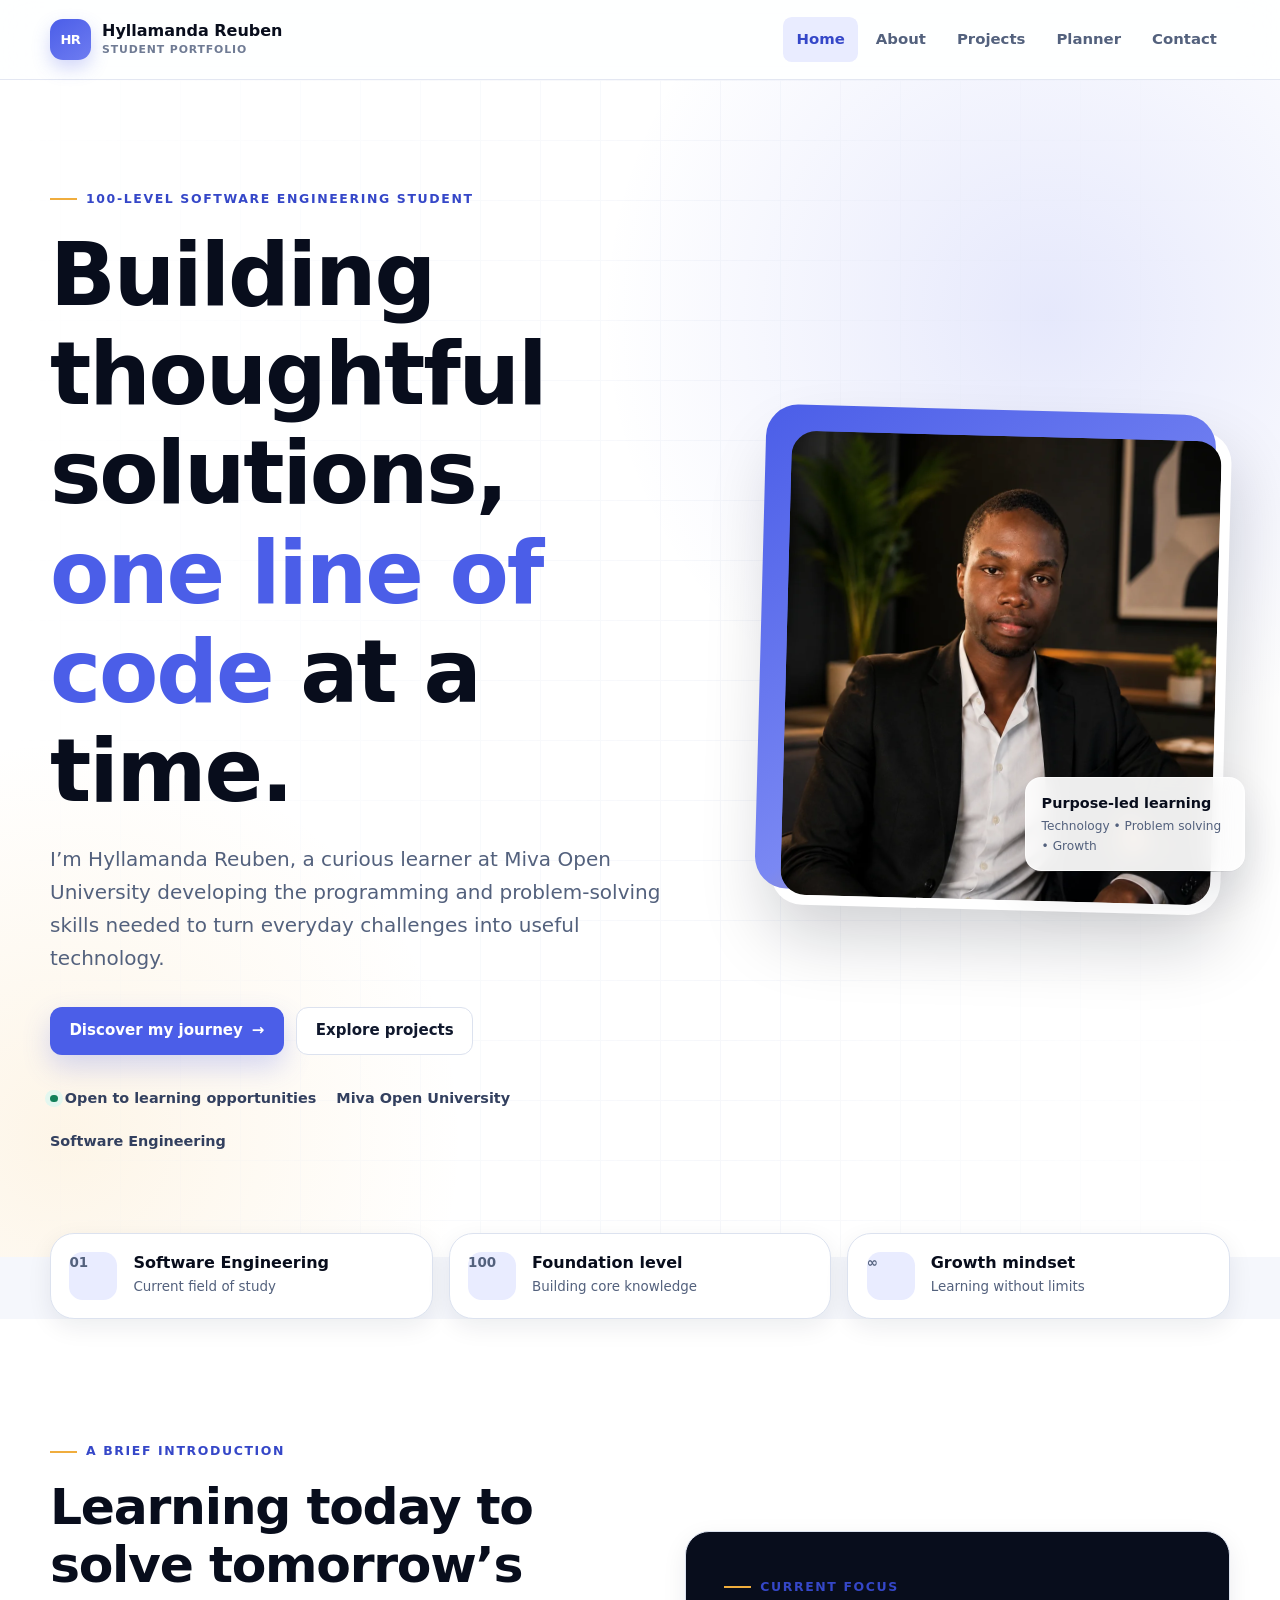
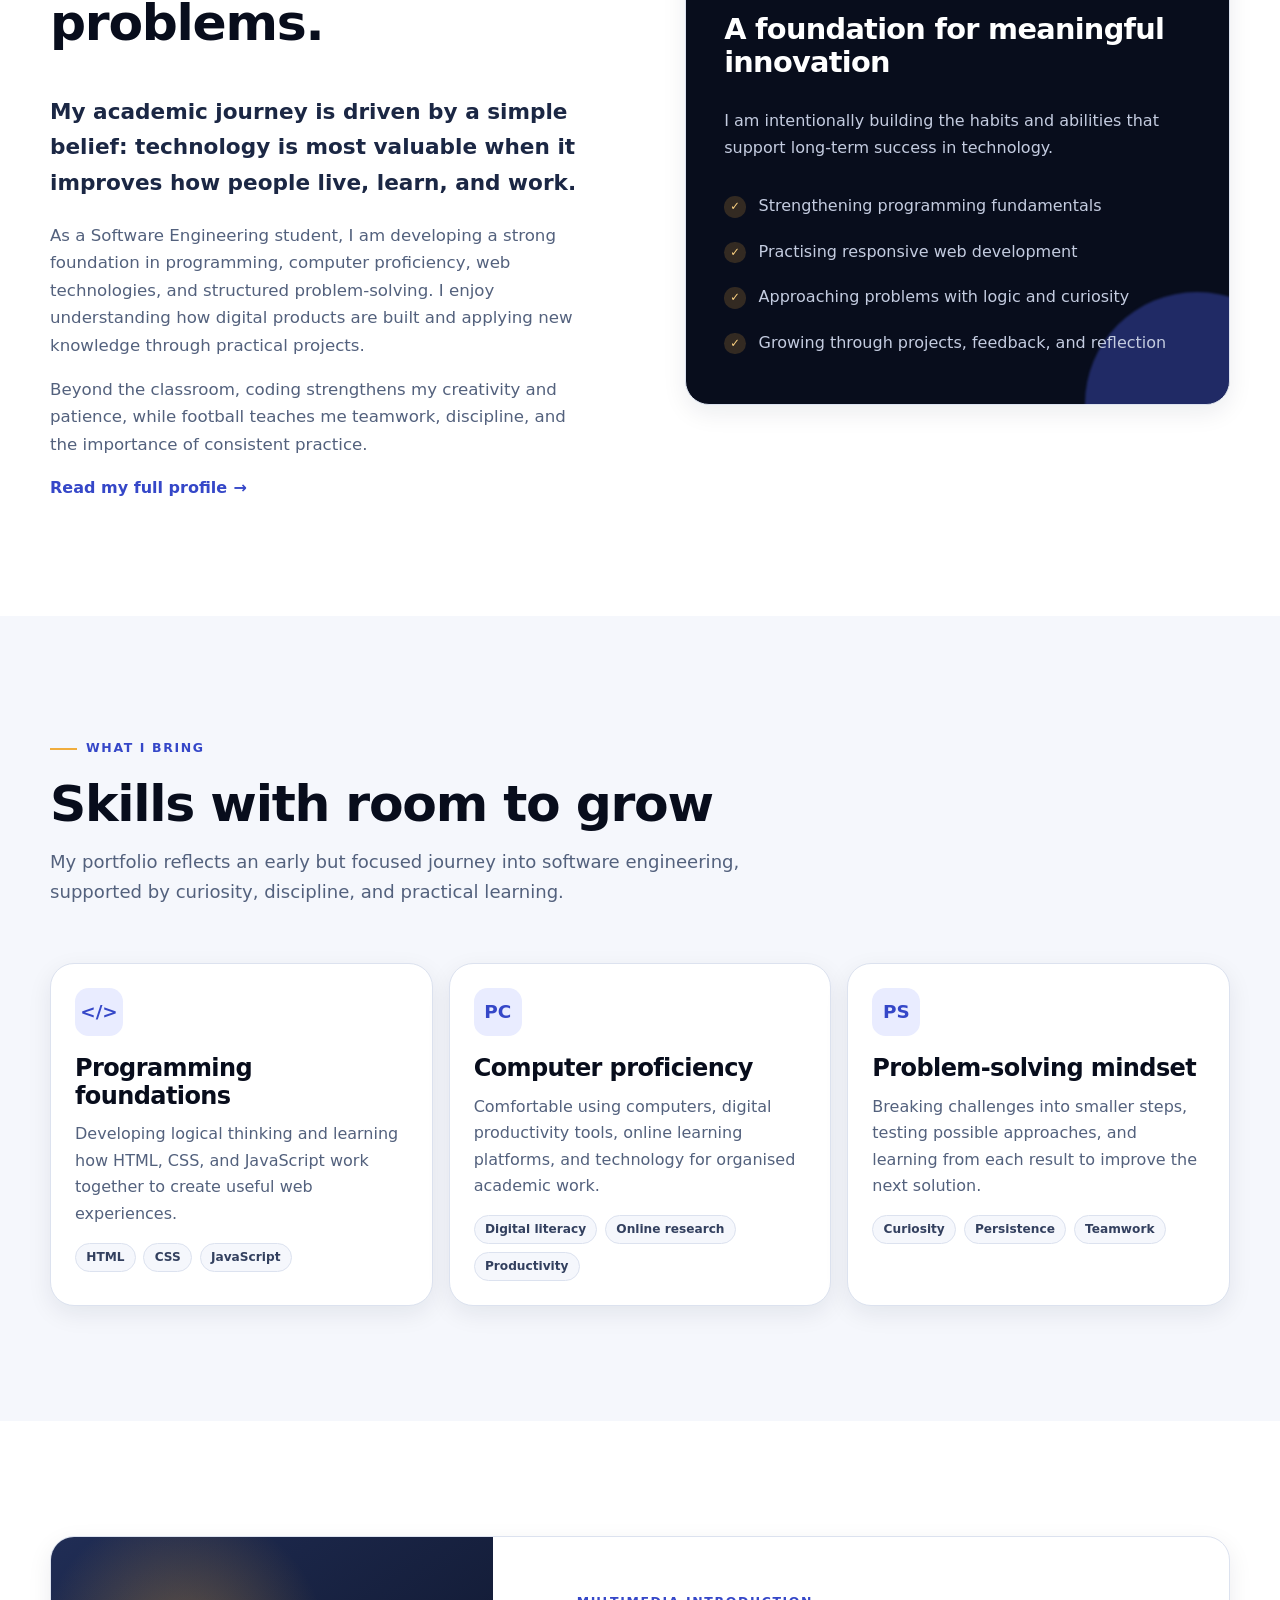
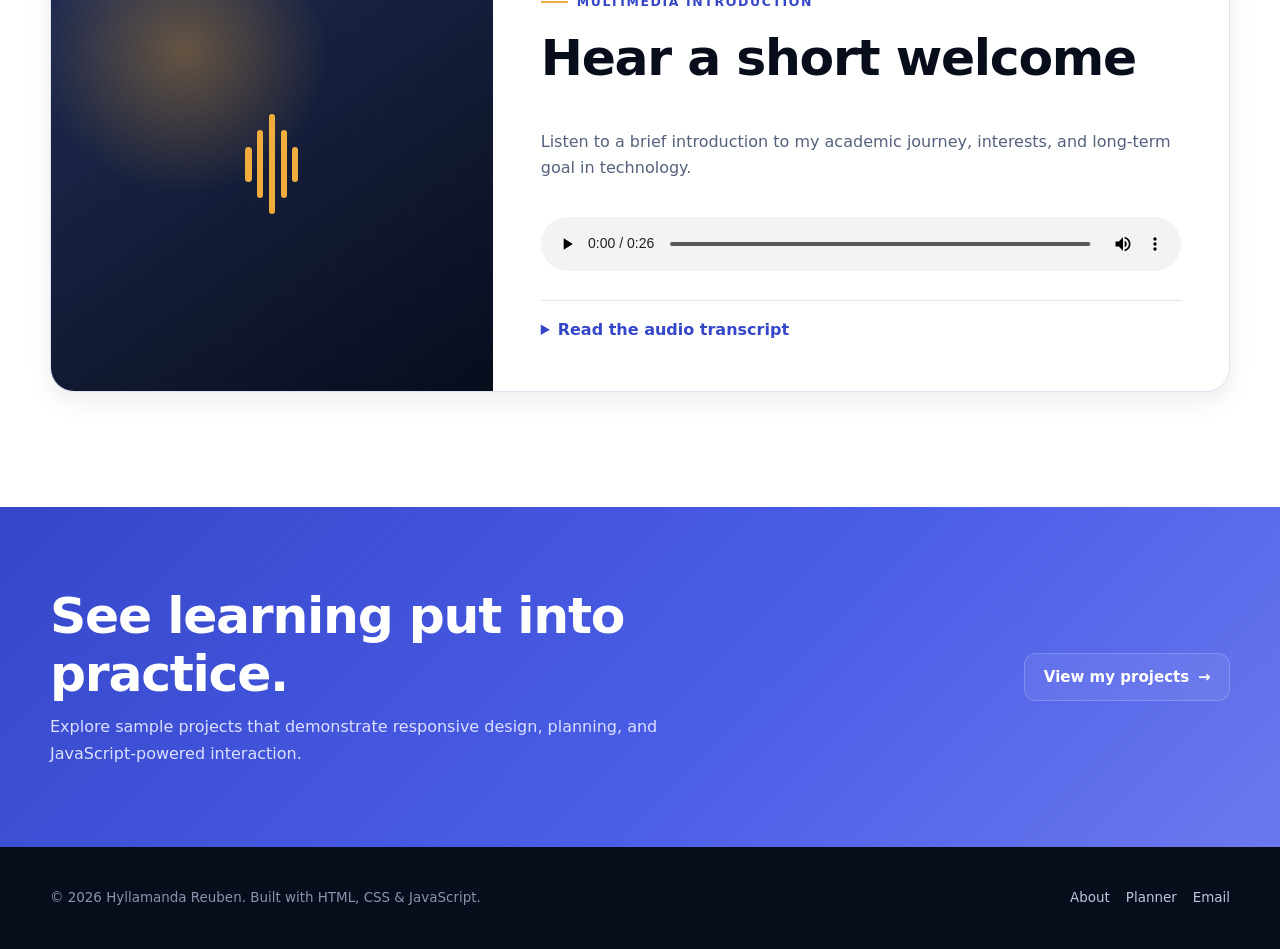
<file: index.html>
<!DOCTYPE html>
<html lang="en">
<head>
  <meta charset="UTF-8">
  <meta name="viewport" content="width=device-width, initial-scale=1.0">
  <meta name="description" content="The academic portfolio of Hyllamanda Reuben, a Software Engineering student at Miva Open University.">
  <meta name="theme-color" content="#10182d">
  <title>Hyllamanda Reuben | Student Portfolio</title>
  <link rel="icon" href="favicon.svg" type="image/svg+xml">
  <link rel="stylesheet" href="styles.css">
  <script src="script.js" defer></script>
</head>
<body>
  <a class="skip-link" href="#main-content">Skip to main content</a>

  <header class="site-header">
    <div class="container nav-wrapper">
      <a class="brand" href="index.html" aria-label="Hyllamanda Reuben portfolio home">
        <span class="brand-mark" aria-hidden="true">HR</span>
        <span class="brand-text">
          <span>Hyllamanda Reuben</span>
          <small>Student portfolio</small>
        </span>
      </a>

      <button class="menu-toggle" type="button" aria-expanded="false" aria-controls="site-navigation">
        <span class="menu-toggle-lines" aria-hidden="true"></span>
        <span class="sr-only">Toggle navigation</span>
      </button>

      <nav class="site-nav" id="site-navigation" aria-label="Primary navigation">
        <ul>
          <li><a href="index.html" aria-current="page">Home</a></li>
          <li><a href="about.html">About</a></li>
          <li><a href="projects.html">Projects</a></li>
          <li><a href="planner.html">Planner</a></li>
          <li><a href="contact.html">Contact</a></li>
        </ul>
      </nav>
    </div>
  </header>

  <main id="main-content">
    <section class="home-hero" aria-labelledby="hero-title">
      <div class="container hero-grid">
        <div class="hero-copy">
          <span class="eyebrow">100-level Software Engineering student</span>
          <h1 id="hero-title">Building thoughtful solutions, <span>one line of code</span> at a time.</h1>
          <p class="hero-lead">
            I’m Hyllamanda Reuben, a curious learner at Miva Open University developing the programming and problem-solving skills needed to turn everyday challenges into useful technology.
          </p>
          <div class="button-row">
            <a class="button button-primary" href="about.html">Discover my journey <span aria-hidden="true">→</span></a>
            <a class="button button-secondary" href="projects.html">Explore projects</a>
          </div>
          <div class="hero-meta" aria-label="Student details">
            <span><i class="meta-dot" aria-hidden="true"></i> Open to learning opportunities</span>
            <span>Miva Open University</span>
            <span>Software Engineering</span>
          </div>
        </div>

        <div class="hero-visual" aria-label="Portrait of Hyllamanda Reuben">
          <div class="portrait-frame">
            <img src="hyllamanda-reuben.webp" alt="Hyllamanda Reuben wearing a black suit and white shirt" width="1000" height="1000" fetchpriority="high">
          </div>
          <div class="float-card">
            <strong>Purpose-led learning</strong>
            <span>Technology • Problem solving • Growth</span>
          </div>
        </div>
      </div>
    </section>

    <div class="container quick-facts" aria-label="Portfolio highlights">
      <article class="card fact-card">
        <span class="icon-tile" aria-hidden="true">01</span>
        <div>
          <strong>Software Engineering</strong>
          <span>Current field of study</span>
        </div>
      </article>
      <article class="card fact-card">
        <span class="icon-tile" aria-hidden="true">100</span>
        <div>
          <strong>Foundation level</strong>
          <span>Building core knowledge</span>
        </div>
      </article>
      <article class="card fact-card">
        <span class="icon-tile" aria-hidden="true">∞</span>
        <div>
          <strong>Growth mindset</strong>
          <span>Learning without limits</span>
        </div>
      </article>
    </div>

    <section class="section surface-white" aria-labelledby="bio-title">
      <div class="container two-column reveal">
        <div class="bio-copy">
          <span class="eyebrow">A brief introduction</span>
          <h2 id="bio-title">Learning today to solve tomorrow’s problems.</h2>
          <p class="lead-line">
            My academic journey is driven by a simple belief: technology is most valuable when it improves how people live, learn, and work.
          </p>
          <p>
            As a Software Engineering student, I am developing a strong foundation in programming, computer proficiency, web technologies, and structured problem-solving. I enjoy understanding how digital products are built and applying new knowledge through practical projects.
          </p>
          <p>
            Beyond the classroom, coding strengthens my creativity and patience, while football teaches me teamwork, discipline, and the importance of consistent practice.
          </p>
          <a class="text-link" href="about.html">Read my full profile</a>
        </div>

        <aside class="card value-panel" aria-labelledby="focus-title">
          <span class="eyebrow">Current focus</span>
          <h3 id="focus-title">A foundation for meaningful innovation</h3>
          <p>I am intentionally building the habits and abilities that support long-term success in technology.</p>
          <ul class="check-list">
            <li>Strengthening programming fundamentals</li>
            <li>Practising responsive web development</li>
            <li>Approaching problems with logic and curiosity</li>
            <li>Growing through projects, feedback, and reflection</li>
          </ul>
        </aside>
      </div>
    </section>

    <section class="section" aria-labelledby="strengths-title">
      <div class="container">
        <header class="section-heading reveal">
          <span class="eyebrow">What I bring</span>
          <h2 id="strengths-title">Skills with room to grow</h2>
          <p>My portfolio reflects an early but focused journey into software engineering, supported by curiosity, discipline, and practical learning.</p>
        </header>

        <div class="feature-grid">
          <article class="card feature-card reveal">
            <span class="icon-tile" aria-hidden="true">&lt;/&gt;</span>
            <h3>Programming foundations</h3>
            <p>Developing logical thinking and learning how HTML, CSS, and JavaScript work together to create useful web experiences.</p>
            <ul class="tag-list" aria-label="Programming skills">
              <li class="tag">HTML</li>
              <li class="tag">CSS</li>
              <li class="tag">JavaScript</li>
            </ul>
          </article>

          <article class="card feature-card reveal">
            <span class="icon-tile" aria-hidden="true">PC</span>
            <h3>Computer proficiency</h3>
            <p>Comfortable using computers, digital productivity tools, online learning platforms, and technology for organised academic work.</p>
            <ul class="tag-list" aria-label="Computer skills">
              <li class="tag">Digital literacy</li>
              <li class="tag">Online research</li>
              <li class="tag">Productivity</li>
            </ul>
          </article>

          <article class="card feature-card reveal">
            <span class="icon-tile" aria-hidden="true">PS</span>
            <h3>Problem-solving mindset</h3>
            <p>Breaking challenges into smaller steps, testing possible approaches, and learning from each result to improve the next solution.</p>
            <ul class="tag-list" aria-label="Problem-solving qualities">
              <li class="tag">Curiosity</li>
              <li class="tag">Persistence</li>
              <li class="tag">Teamwork</li>
            </ul>
          </article>
        </div>
      </div>
    </section>

    <section class="section surface-white" aria-labelledby="audio-title">
      <div class="container">
        <article class="card audio-card reveal">
          <div class="audio-visual" aria-hidden="true">
            <div class="sound-mark">
              <span></span><span></span><span></span><span></span><span></span>
            </div>
          </div>
          <div class="audio-content">
            <span class="eyebrow">Multimedia introduction</span>
            <h2 id="audio-title">Hear a short welcome</h2>
            <p class="muted">Listen to a brief introduction to my academic journey, interests, and long-term goal in technology.</p>
            <audio controls preload="metadata">
              <source src="welcome.mp3" type="audio/mpeg">
              Your browser does not support the audio element. Use the transcript below instead.
            </audio>
            <details class="transcript">
              <summary>Read the audio transcript</summary>
              <p>Hello, and welcome to my academic portfolio. My name is Hyllamanda Reuben, and I am a Software Engineering student at Miva Open University. I am building a strong foundation in programming and digital problem-solving, with the goal of becoming a technology expert who creates practical solutions to real-world challenges. Explore my profile, projects, and academic planner to learn more about my journey. Thank you for visiting.</p>
            </details>
          </div>
        </article>
      </div>
    </section>

    <section class="cta-band" aria-labelledby="home-cta-title">
      <div class="container cta-layout">
        <div>
          <h2 id="home-cta-title">See learning put into practice.</h2>
          <p>Explore sample projects that demonstrate responsive design, planning, and JavaScript-powered interaction.</p>
        </div>
        <a class="button button-ghost" href="projects.html">View my projects <span aria-hidden="true">→</span></a>
      </div>
    </section>
  </main>

  <footer class="site-footer">
    <div class="container footer-layout">
      <p>© <span data-current-year>2026</span> Hyllamanda Reuben. Built with HTML, CSS &amp; JavaScript.</p>
      <ul class="footer-links">
        <li><a href="about.html">About</a></li>
        <li><a href="planner.html">Planner</a></li>
        <li><a href="mailto:h.reuben2434@miva.edu.ng">Email</a></li>
      </ul>
    </div>
  </footer>

  <div class="toast-region" aria-live="polite" aria-atomic="true"></div>
</body>
</html>
</file>
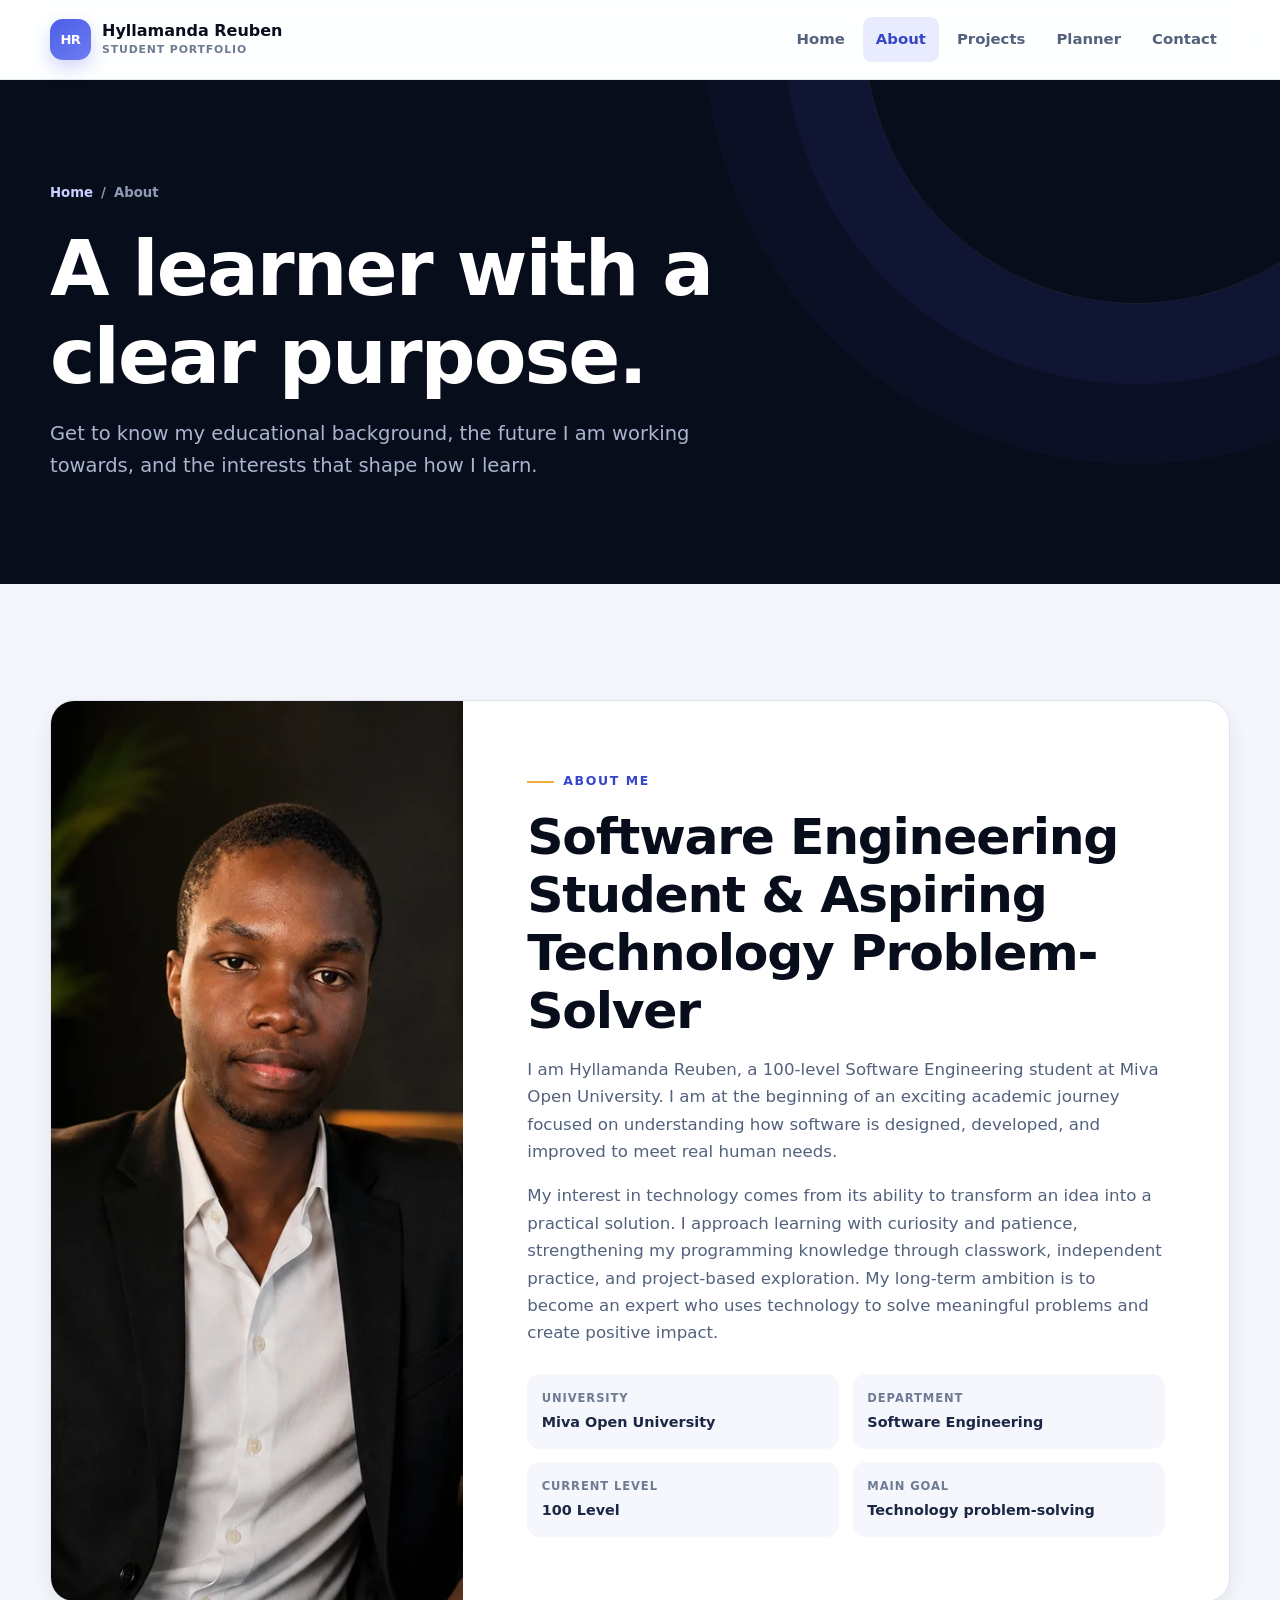
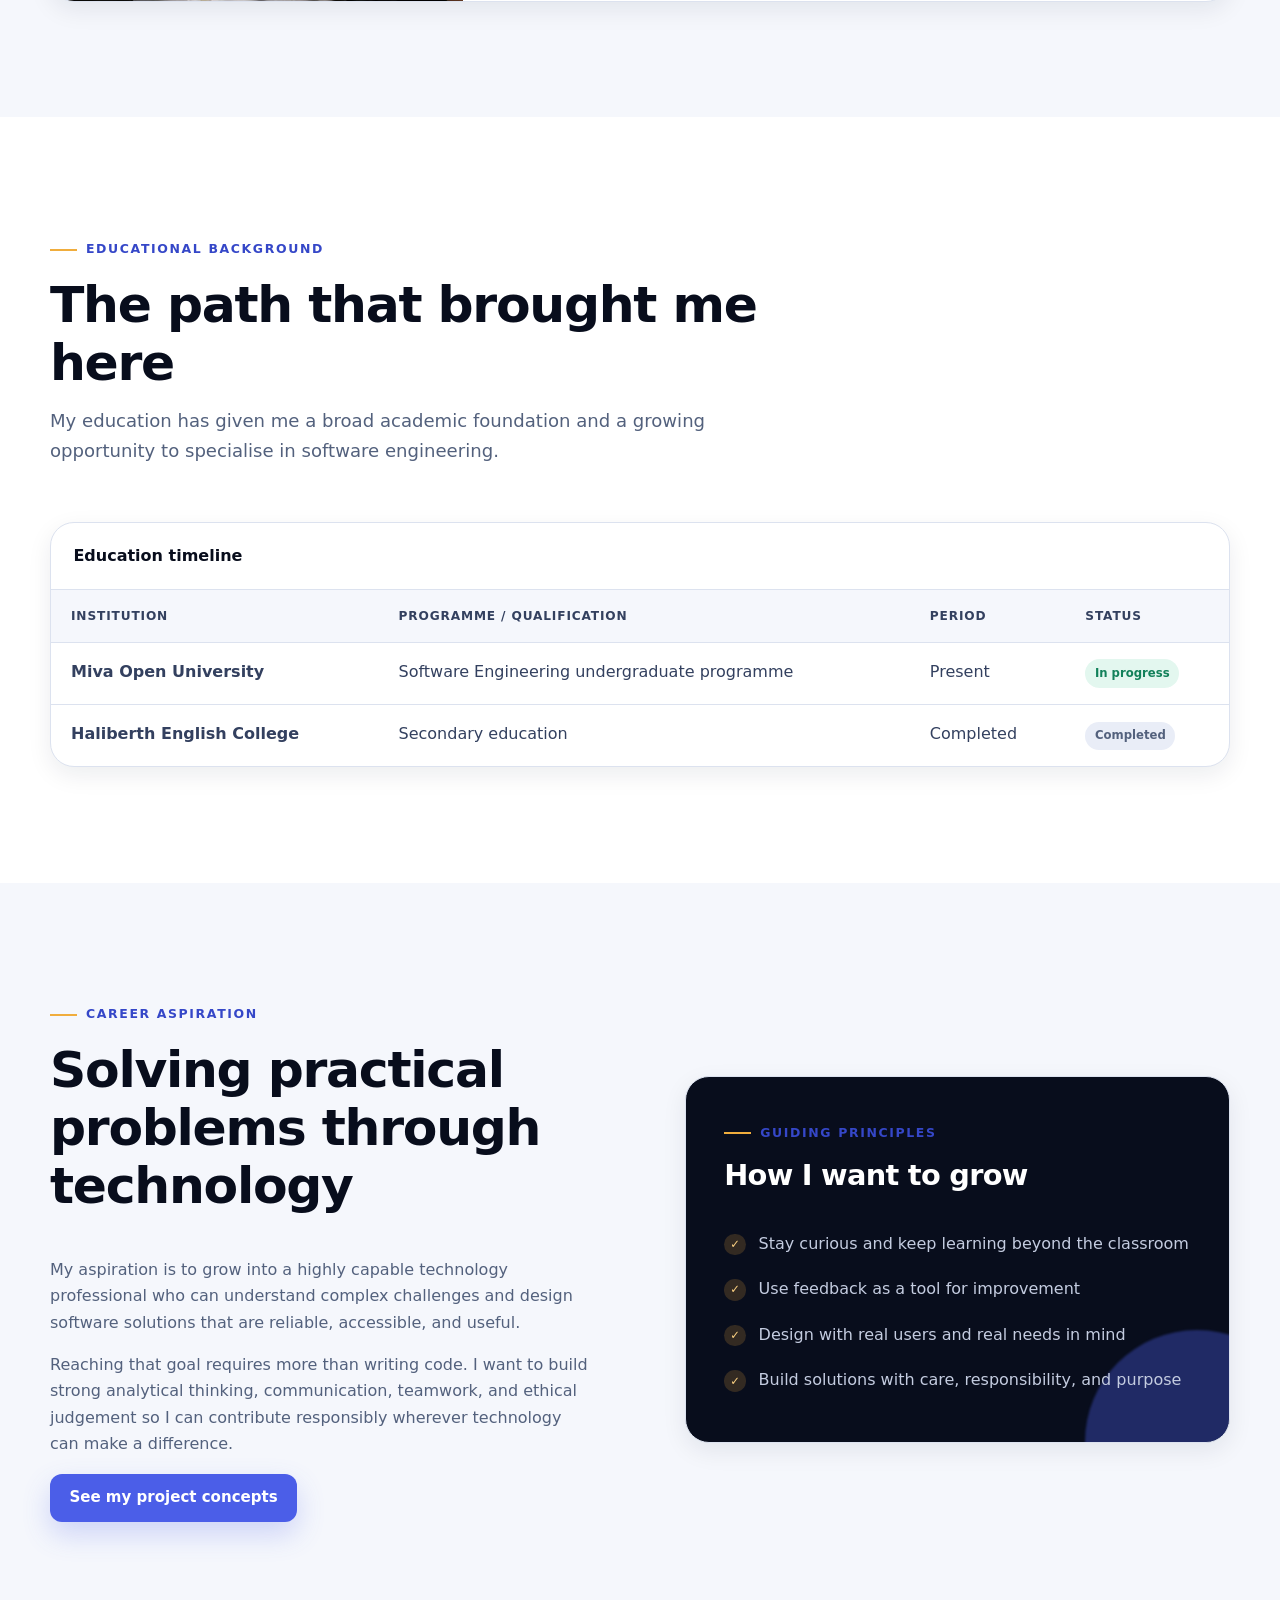
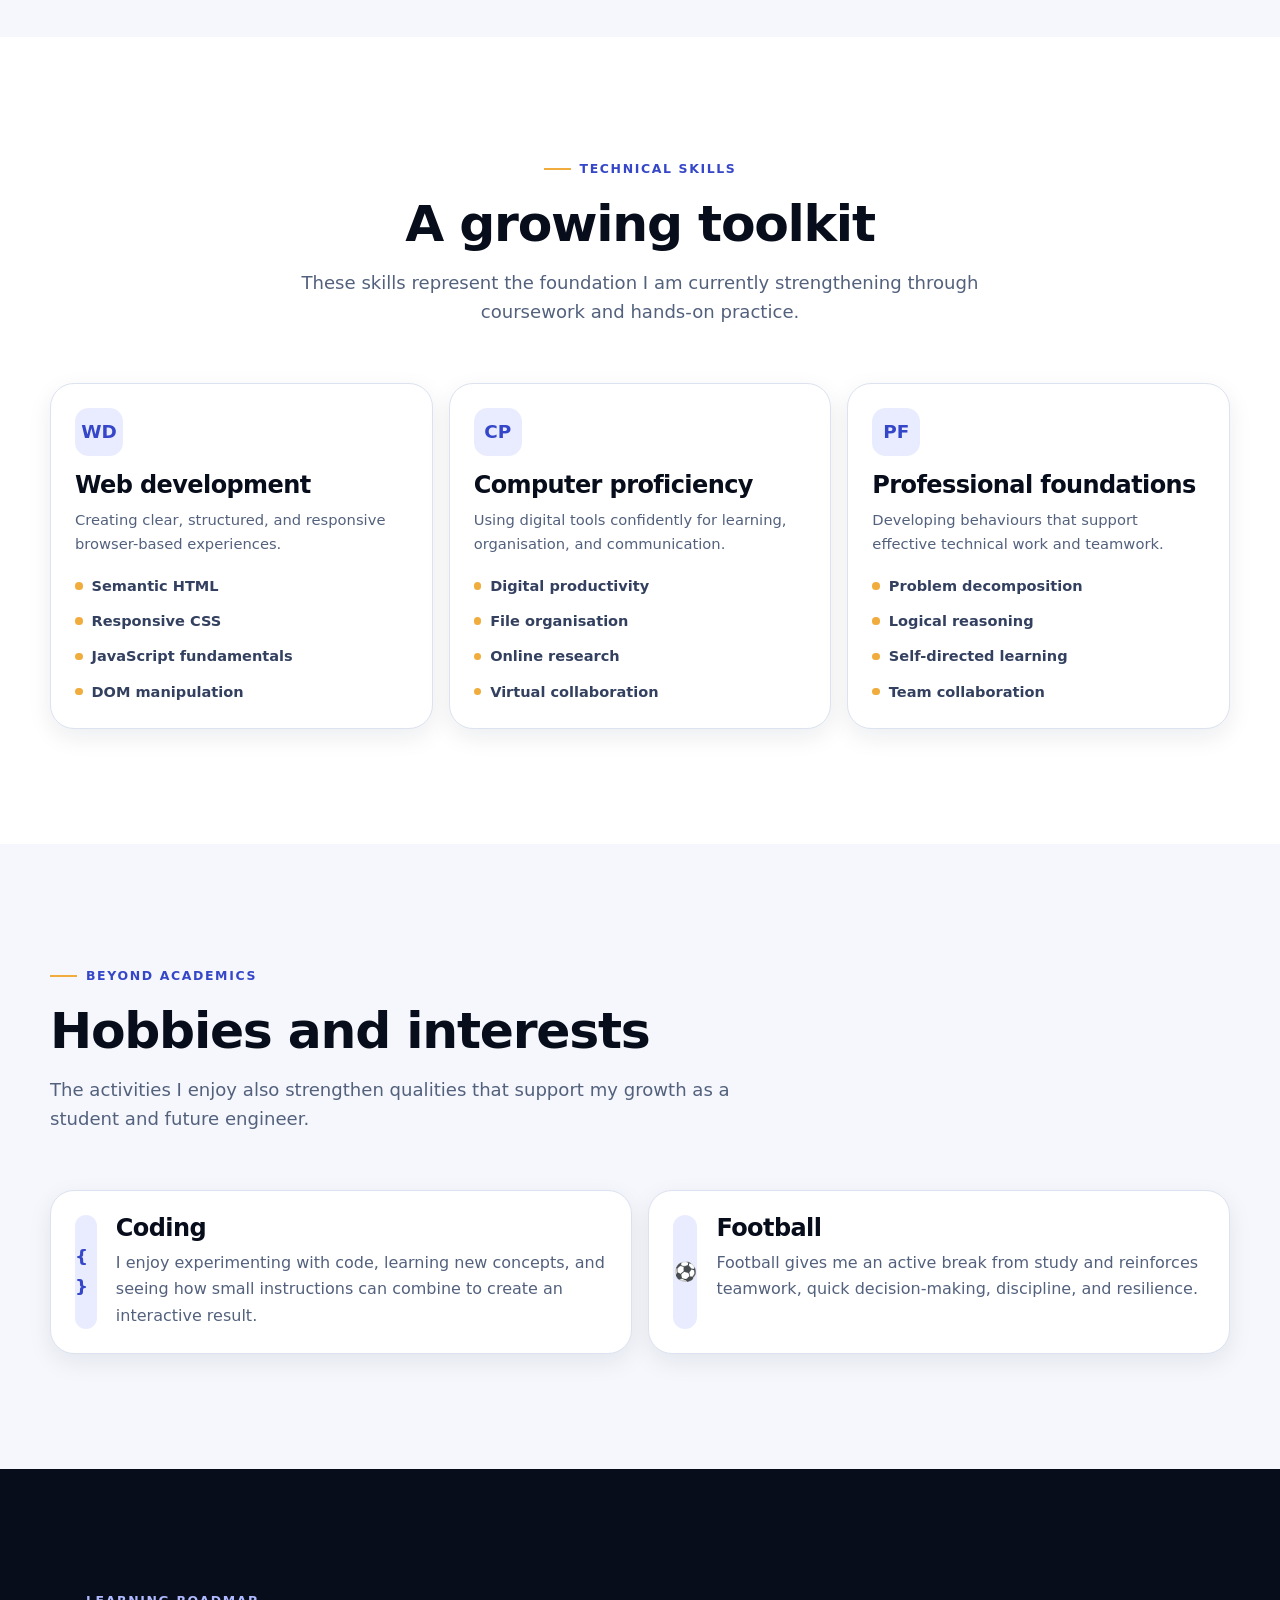
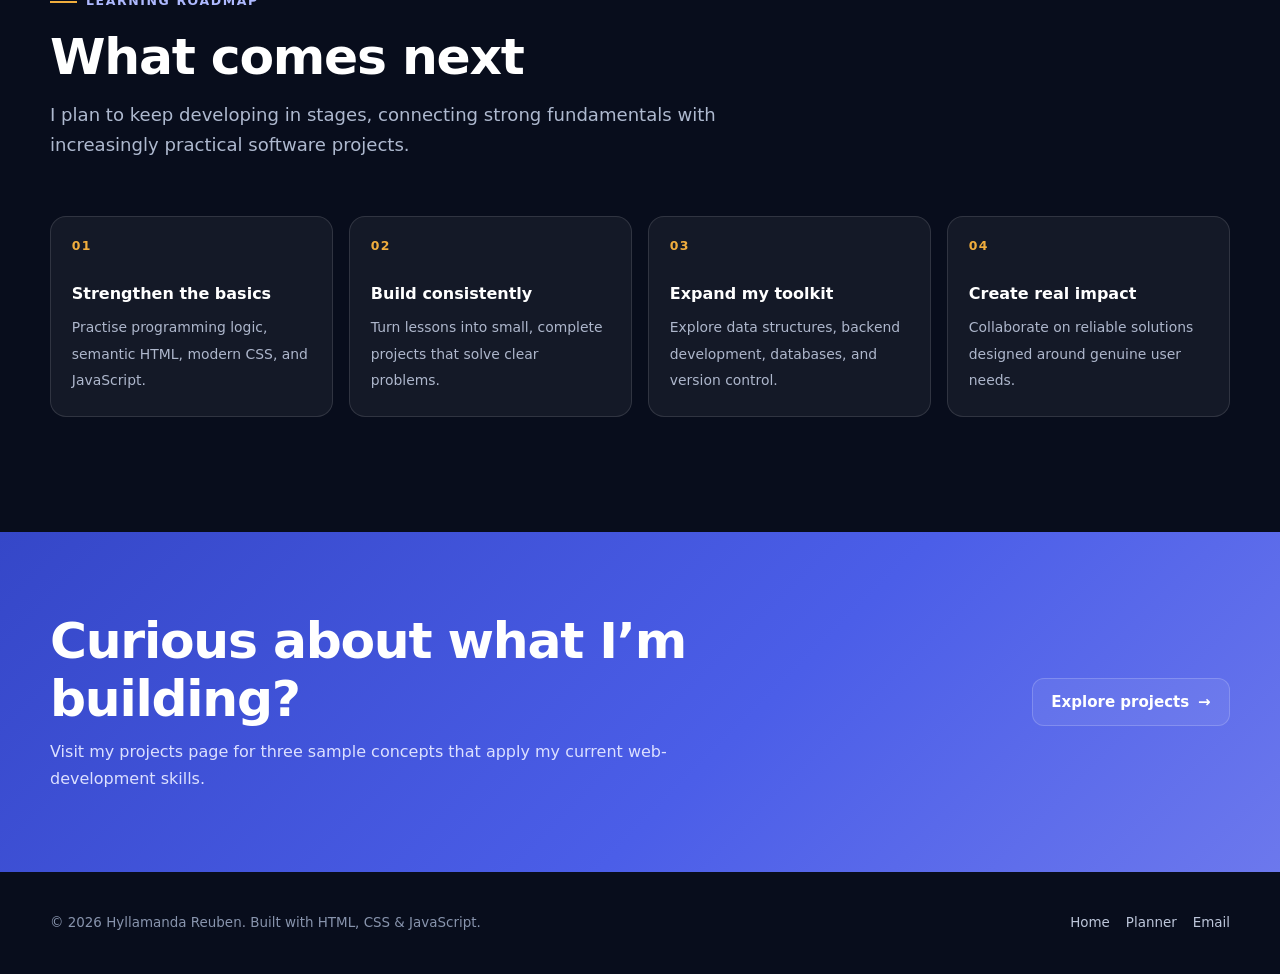
<file: about.html>
<!DOCTYPE html>
<html lang="en">
<head>
  <meta charset="UTF-8">
  <meta name="viewport" content="width=device-width, initial-scale=1.0">
  <meta name="description" content="Learn about Hyllamanda Reuben's education, career aspiration, technical skills, hobbies, and learning roadmap.">
  <meta name="theme-color" content="#10182d">
  <title>About Me | Hyllamanda Reuben</title>
  <link rel="icon" href="favicon.svg" type="image/svg+xml">
  <link rel="stylesheet" href="styles.css">
  <script src="script.js" defer></script>
</head>
<body>
  <a class="skip-link" href="#main-content">Skip to main content</a>

  <header class="site-header">
    <div class="container nav-wrapper">
      <a class="brand" href="index.html" aria-label="Hyllamanda Reuben portfolio home">
        <span class="brand-mark" aria-hidden="true">HR</span>
        <span class="brand-text">
          <span>Hyllamanda Reuben</span>
          <small>Student portfolio</small>
        </span>
      </a>

      <button class="menu-toggle" type="button" aria-expanded="false" aria-controls="site-navigation">
        <span class="menu-toggle-lines" aria-hidden="true"></span>
        <span class="sr-only">Toggle navigation</span>
      </button>

      <nav class="site-nav" id="site-navigation" aria-label="Primary navigation">
        <ul>
          <li><a href="index.html">Home</a></li>
          <li><a href="about.html" aria-current="page">About</a></li>
          <li><a href="projects.html">Projects</a></li>
          <li><a href="planner.html">Planner</a></li>
          <li><a href="contact.html">Contact</a></li>
        </ul>
      </nav>
    </div>
  </header>

  <main id="main-content">
    <section class="page-hero" aria-labelledby="page-title">
      <div class="container">
        <nav class="breadcrumbs" aria-label="Breadcrumb">
          <a href="index.html">Home</a><span aria-hidden="true">/</span><span>About</span>
        </nav>
        <h1 id="page-title">A learner with a clear purpose.</h1>
        <p>Get to know my educational background, the future I am working towards, and the interests that shape how I learn.</p>
      </div>
    </section>

    <section class="section" aria-labelledby="profile-title">
      <div class="container">
        <article class="card profile-summary reveal">
          <div class="profile-summary-image">
            <img src="hyllamanda-reuben.webp" alt="Professional portrait of Hyllamanda Reuben" width="1000" height="1000">
          </div>
          <div class="profile-summary-content">
            <span class="eyebrow">About me</span>
            <h2 id="profile-title">Software Engineering Student &amp; Aspiring Technology Problem-Solver</h2>
            <p>
              I am Hyllamanda Reuben, a 100-level Software Engineering student at Miva Open University. I am at the beginning of an exciting academic journey focused on understanding how software is designed, developed, and improved to meet real human needs.
            </p>
            <p>
              My interest in technology comes from its ability to transform an idea into a practical solution. I approach learning with curiosity and patience, strengthening my programming knowledge through classwork, independent practice, and project-based exploration. My long-term ambition is to become an expert who uses technology to solve meaningful problems and create positive impact.
            </p>

            <div class="profile-meta-grid" aria-label="Profile details">
              <div class="profile-meta-item">
                <span>University</span>
                <strong>Miva Open University</strong>
              </div>
              <div class="profile-meta-item">
                <span>Department</span>
                <strong>Software Engineering</strong>
              </div>
              <div class="profile-meta-item">
                <span>Current level</span>
                <strong>100 Level</strong>
              </div>
              <div class="profile-meta-item">
                <span>Main goal</span>
                <strong>Technology problem-solving</strong>
              </div>
            </div>
          </div>
        </article>
      </div>
    </section>

    <section class="section surface-white" aria-labelledby="education-title">
      <div class="container">
        <header class="section-heading reveal">
          <span class="eyebrow">Educational background</span>
          <h2 id="education-title">The path that brought me here</h2>
          <p>My education has given me a broad academic foundation and a growing opportunity to specialise in software engineering.</p>
        </header>

        <div class="table-wrap reveal">
          <table class="academic-table">
            <caption>Education timeline</caption>
            <thead>
              <tr>
                <th scope="col">Institution</th>
                <th scope="col">Programme / Qualification</th>
                <th scope="col">Period</th>
                <th scope="col">Status</th>
              </tr>
            </thead>
            <tbody>
              <tr>
                <td><strong>Miva Open University</strong></td>
                <td>Software Engineering undergraduate programme</td>
                <td>Present</td>
                <td><span class="status-pill">In progress</span></td>
              </tr>
              <tr>
                <td><strong>Haliberth English College</strong></td>
                <td>Secondary education</td>
                <td>Completed</td>
                <td><span class="status-pill neutral">Completed</span></td>
              </tr>
            </tbody>
          </table>
        </div>
      </div>
    </section>

    <section class="section" aria-labelledby="aspiration-title">
      <div class="container two-column reveal">
        <div>
          <span class="eyebrow">Career aspiration</span>
          <h2 id="aspiration-title">Solving practical problems through technology</h2>
          <p class="muted">
            My aspiration is to grow into a highly capable technology professional who can understand complex challenges and design software solutions that are reliable, accessible, and useful.
          </p>
          <p class="muted">
            Reaching that goal requires more than writing code. I want to build strong analytical thinking, communication, teamwork, and ethical judgement so I can contribute responsibly wherever technology can make a difference.
          </p>
          <a class="button button-primary" href="projects.html">See my project concepts</a>
        </div>

        <aside class="card value-panel" aria-labelledby="principles-title">
          <span class="eyebrow">Guiding principles</span>
          <h3 id="principles-title">How I want to grow</h3>
          <ul class="check-list">
            <li>Stay curious and keep learning beyond the classroom</li>
            <li>Use feedback as a tool for improvement</li>
            <li>Design with real users and real needs in mind</li>
            <li>Build solutions with care, responsibility, and purpose</li>
          </ul>
        </aside>
      </div>
    </section>

    <section class="section surface-white" aria-labelledby="skills-title">
      <div class="container">
        <header class="section-heading center reveal">
          <span class="eyebrow">Technical skills</span>
          <h2 id="skills-title">A growing toolkit</h2>
          <p>These skills represent the foundation I am currently strengthening through coursework and hands-on practice.</p>
        </header>

        <div class="skills-layout">
          <article class="card skill-group reveal">
            <span class="icon-tile" aria-hidden="true">WD</span>
            <h3>Web development</h3>
            <p>Creating clear, structured, and responsive browser-based experiences.</p>
            <ul class="skill-list">
              <li>Semantic HTML</li>
              <li>Responsive CSS</li>
              <li>JavaScript fundamentals</li>
              <li>DOM manipulation</li>
            </ul>
          </article>

          <article class="card skill-group reveal">
            <span class="icon-tile" aria-hidden="true">CP</span>
            <h3>Computer proficiency</h3>
            <p>Using digital tools confidently for learning, organisation, and communication.</p>
            <ul class="skill-list">
              <li>Digital productivity</li>
              <li>File organisation</li>
              <li>Online research</li>
              <li>Virtual collaboration</li>
            </ul>
          </article>

          <article class="card skill-group reveal">
            <span class="icon-tile" aria-hidden="true">PF</span>
            <h3>Professional foundations</h3>
            <p>Developing behaviours that support effective technical work and teamwork.</p>
            <ul class="skill-list">
              <li>Problem decomposition</li>
              <li>Logical reasoning</li>
              <li>Self-directed learning</li>
              <li>Team collaboration</li>
            </ul>
          </article>
        </div>
      </div>
    </section>

    <section class="section" aria-labelledby="interests-title">
      <div class="container">
        <header class="section-heading reveal">
          <span class="eyebrow">Beyond academics</span>
          <h2 id="interests-title">Hobbies and interests</h2>
          <p>The activities I enjoy also strengthen qualities that support my growth as a student and future engineer.</p>
        </header>

        <div class="interest-grid">
          <article class="card interest-card reveal">
            <span class="icon-tile" aria-hidden="true">{ }</span>
            <div>
              <h3>Coding</h3>
              <p>I enjoy experimenting with code, learning new concepts, and seeing how small instructions can combine to create an interactive result.</p>
            </div>
          </article>
          <article class="card interest-card reveal">
            <span class="icon-tile" aria-hidden="true">⚽</span>
            <div>
              <h3>Football</h3>
              <p>Football gives me an active break from study and reinforces teamwork, quick decision-making, discipline, and resilience.</p>
            </div>
          </article>
        </div>
      </div>
    </section>

    <section class="section surface-dark" aria-labelledby="roadmap-title">
      <div class="container">
        <header class="section-heading reveal">
          <span class="eyebrow">Learning roadmap</span>
          <h2 id="roadmap-title">What comes next</h2>
          <p>I plan to keep developing in stages, connecting strong fundamentals with increasingly practical software projects.</p>
        </header>

        <ol class="roadmap-list">
          <li class="reveal"><strong>Strengthen the basics</strong><span>Practise programming logic, semantic HTML, modern CSS, and JavaScript.</span></li>
          <li class="reveal"><strong>Build consistently</strong><span>Turn lessons into small, complete projects that solve clear problems.</span></li>
          <li class="reveal"><strong>Expand my toolkit</strong><span>Explore data structures, backend development, databases, and version control.</span></li>
          <li class="reveal"><strong>Create real impact</strong><span>Collaborate on reliable solutions designed around genuine user needs.</span></li>
        </ol>
      </div>
    </section>

    <section class="cta-band" aria-labelledby="about-cta-title">
      <div class="container cta-layout">
        <div>
          <h2 id="about-cta-title">Curious about what I’m building?</h2>
          <p>Visit my projects page for three sample concepts that apply my current web-development skills.</p>
        </div>
        <a class="button button-ghost" href="projects.html">Explore projects <span aria-hidden="true">→</span></a>
      </div>
    </section>
  </main>

  <footer class="site-footer">
    <div class="container footer-layout">
      <p>© <span data-current-year>2026</span> Hyllamanda Reuben. Built with HTML, CSS &amp; JavaScript.</p>
      <ul class="footer-links">
        <li><a href="index.html">Home</a></li>
        <li><a href="planner.html">Planner</a></li>
        <li><a href="mailto:h.reuben2434@miva.edu.ng">Email</a></li>
      </ul>
    </div>
  </footer>

  <div class="toast-region" aria-live="polite" aria-atomic="true"></div>
</body>
</html>
</file>
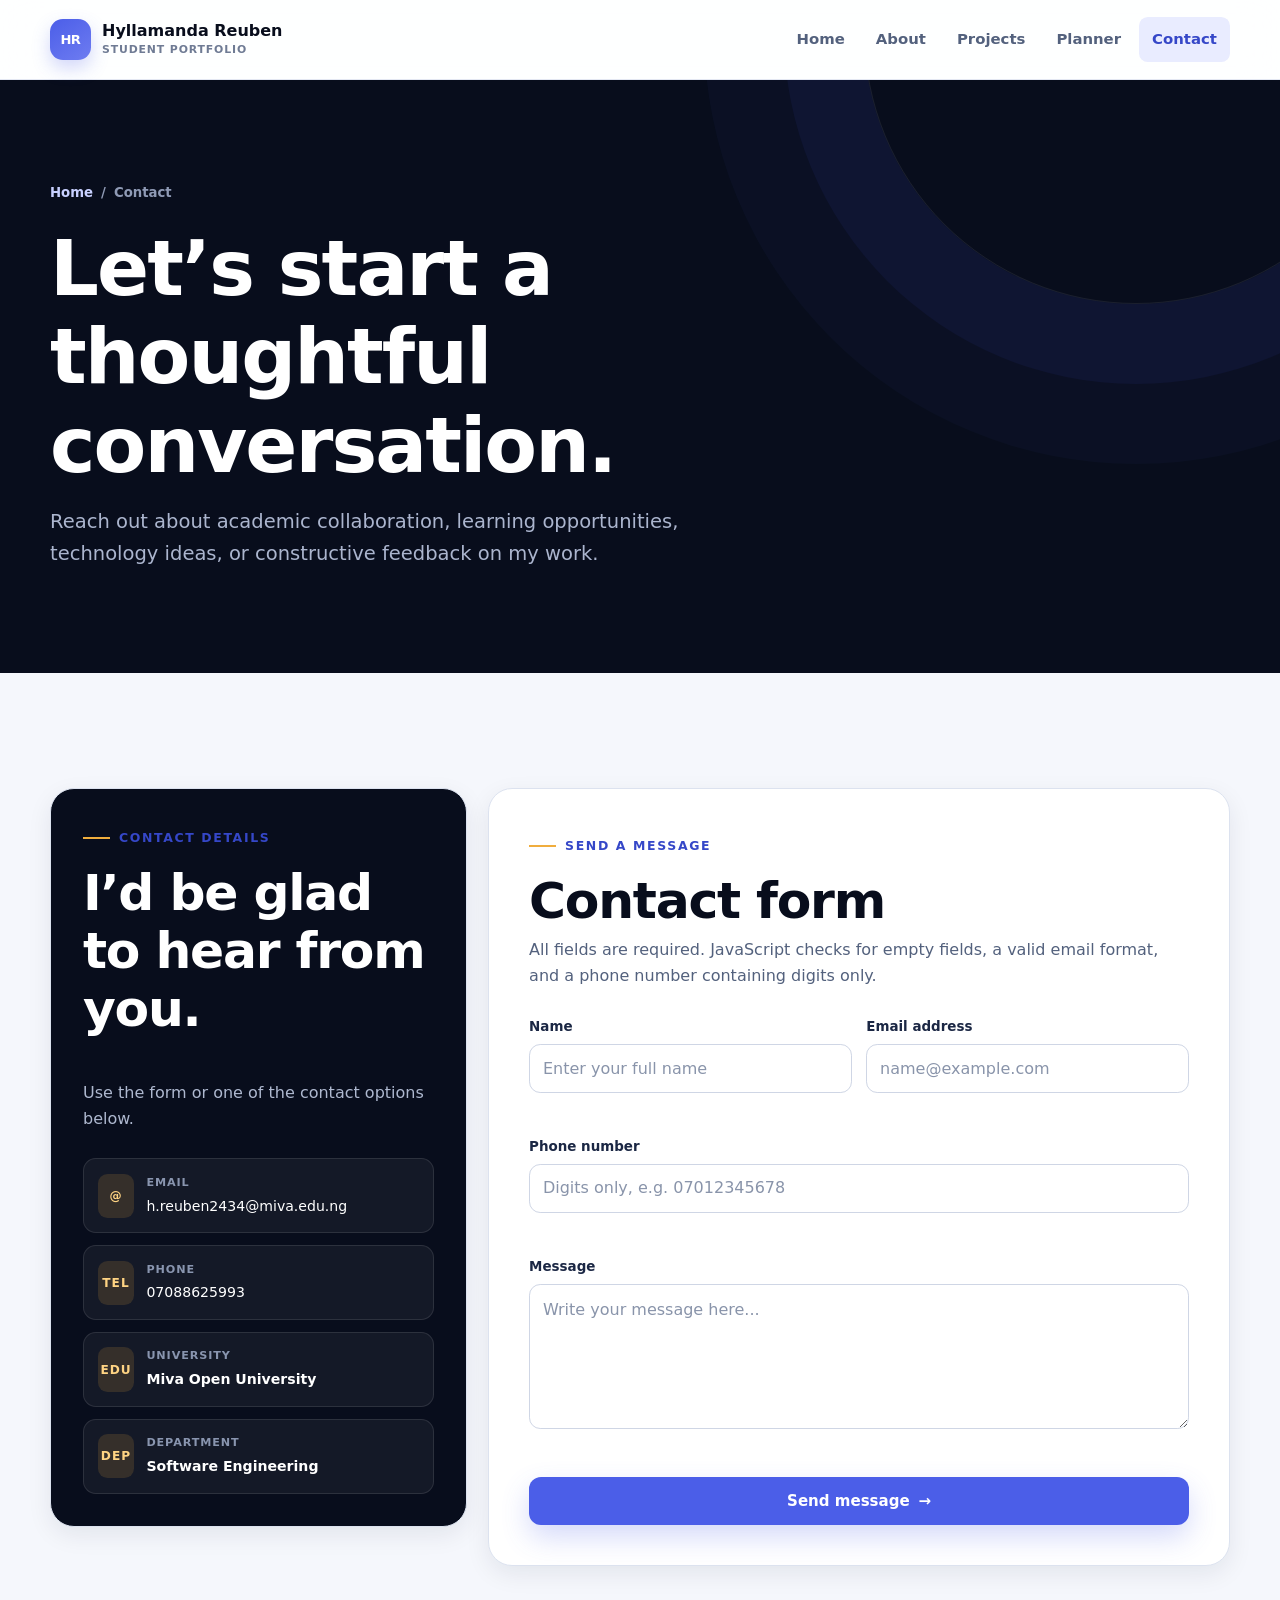
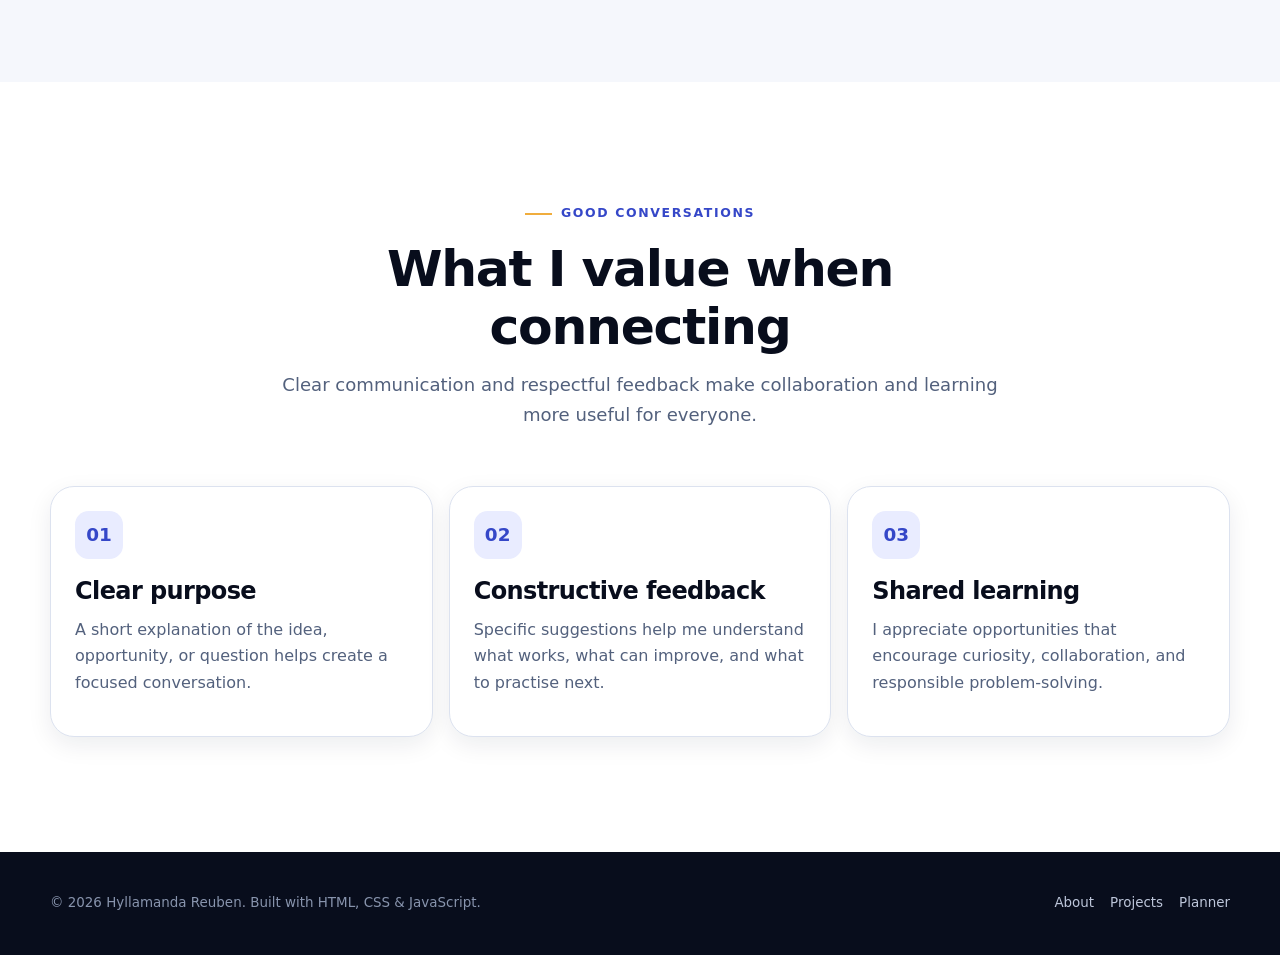
<file: contact.html>
<!DOCTYPE html>
<html lang="en">
<head>
  <meta charset="UTF-8">
  <meta name="viewport" content="width=device-width, initial-scale=1.0">
  <meta name="description" content="Contact Hyllamanda Reuben using a JavaScript-validated contact form.">
  <meta name="theme-color" content="#10182d">
  <title>Contact | Hyllamanda Reuben</title>
  <link rel="icon" href="favicon.svg" type="image/svg+xml">
  <link rel="stylesheet" href="styles.css">
  <script src="script.js" defer></script>
</head>
<body>
  <a class="skip-link" href="#main-content">Skip to main content</a>

  <header class="site-header">
    <div class="container nav-wrapper">
      <a class="brand" href="index.html" aria-label="Hyllamanda Reuben portfolio home">
        <span class="brand-mark" aria-hidden="true">HR</span>
        <span class="brand-text">
          <span>Hyllamanda Reuben</span>
          <small>Student portfolio</small>
        </span>
      </a>

      <button class="menu-toggle" type="button" aria-expanded="false" aria-controls="site-navigation">
        <span class="menu-toggle-lines" aria-hidden="true"></span>
        <span class="sr-only">Toggle navigation</span>
      </button>

      <nav class="site-nav" id="site-navigation" aria-label="Primary navigation">
        <ul>
          <li><a href="index.html">Home</a></li>
          <li><a href="about.html">About</a></li>
          <li><a href="projects.html">Projects</a></li>
          <li><a href="planner.html">Planner</a></li>
          <li><a href="contact.html" aria-current="page">Contact</a></li>
        </ul>
      </nav>
    </div>
  </header>

  <main id="main-content">
    <section class="page-hero" aria-labelledby="page-title">
      <div class="container">
        <nav class="breadcrumbs" aria-label="Breadcrumb">
          <a href="index.html">Home</a><span aria-hidden="true">/</span><span>Contact</span>
        </nav>
        <h1 id="page-title">Let’s start a thoughtful conversation.</h1>
        <p>Reach out about academic collaboration, learning opportunities, technology ideas, or constructive feedback on my work.</p>
      </div>
    </section>

    <section class="section" aria-labelledby="contact-title">
      <div class="container contact-layout">
        <aside class="card contact-panel reveal" aria-labelledby="contact-details-title">
          <span class="eyebrow">Contact details</span>
          <h2 id="contact-details-title">I’d be glad to hear from you.</h2>
          <p>Use the form or one of the contact options below.</p>

          <ul class="contact-list">
            <li>
              <span class="contact-icon" aria-hidden="true">@</span>
              <div>
                <span>Email</span>
                <a href="mailto:h.reuben2434@miva.edu.ng">h.reuben2434@miva.edu.ng</a>
              </div>
            </li>
            <li>
              <span class="contact-icon" aria-hidden="true">TEL</span>
              <div>
                <span>Phone</span>
                <a href="tel:+2347088625993">07088625993</a>
              </div>
            </li>
            <li>
              <span class="contact-icon" aria-hidden="true">EDU</span>
              <div>
                <span>University</span>
                <strong>Miva Open University</strong>
              </div>
            </li>
            <li>
              <span class="contact-icon" aria-hidden="true">DEP</span>
              <div>
                <span>Department</span>
                <strong>Software Engineering</strong>
              </div>
            </li>
          </ul>
        </aside>

        <section class="card contact-form-card reveal" aria-labelledby="contact-title">
          <span class="eyebrow">Send a message</span>
          <h2 id="contact-title">Contact form</h2>
          <p>All fields are required. JavaScript checks for empty fields, a valid email format, and a phone number containing digits only.</p>

          <div class="success-message" id="contact-success" role="status" tabindex="-1" hidden></div>

          <form id="contact-form" class="form-grid" novalidate>
            <div class="form-row">
              <div class="form-field">
                <label for="contact-name">Name</label>
                <input id="contact-name" name="name" type="text" autocomplete="name" placeholder="Enter your full name" aria-describedby="contact-name-error" required>
                <p class="field-error" id="contact-name-error" aria-live="polite"></p>
              </div>

              <div class="form-field">
                <label for="contact-email">Email address</label>
                <input id="contact-email" name="email" type="email" autocomplete="email" placeholder="name@example.com" aria-describedby="contact-email-error" required>
                <p class="field-error" id="contact-email-error" aria-live="polite"></p>
              </div>
            </div>

            <div class="form-field">
              <label for="contact-phone">Phone number</label>
              <input id="contact-phone" name="phone" type="tel" inputmode="numeric" autocomplete="tel" placeholder="Digits only, e.g. 07012345678" aria-describedby="contact-phone-error" required>
              <p class="field-error" id="contact-phone-error" aria-live="polite"></p>
            </div>

            <div class="form-field">
              <label for="contact-message">Message</label>
              <textarea id="contact-message" name="message" maxlength="1000" placeholder="Write your message here..." aria-describedby="contact-message-error" required></textarea>
              <p class="field-error" id="contact-message-error" aria-live="polite"></p>
            </div>

            <button class="button button-primary" type="submit">Send message <span aria-hidden="true">→</span></button>
            
          </form>

          <noscript>
            <p class="project-note">JavaScript must be enabled to validate this contact form.</p>
          </noscript>
        </section>
      </div>
    </section>

    <section class="section surface-white" aria-labelledby="contact-values-title">
      <div class="container">
        <header class="section-heading center reveal">
          <span class="eyebrow">Good conversations</span>
          <h2 id="contact-values-title">What I value when connecting</h2>
          <p>Clear communication and respectful feedback make collaboration and learning more useful for everyone.</p>
        </header>

        <div class="feature-grid">
          <article class="card feature-card reveal">
            <span class="icon-tile" aria-hidden="true">01</span>
            <h3>Clear purpose</h3>
            <p>A short explanation of the idea, opportunity, or question helps create a focused conversation.</p>
          </article>
          <article class="card feature-card reveal">
            <span class="icon-tile" aria-hidden="true">02</span>
            <h3>Constructive feedback</h3>
            <p>Specific suggestions help me understand what works, what can improve, and what to practise next.</p>
          </article>
          <article class="card feature-card reveal">
            <span class="icon-tile" aria-hidden="true">03</span>
            <h3>Shared learning</h3>
            <p>I appreciate opportunities that encourage curiosity, collaboration, and responsible problem-solving.</p>
          </article>
        </div>
      </div>
    </section>
  </main>

  <footer class="site-footer">
    <div class="container footer-layout">
      <p>© <span data-current-year>2026</span> Hyllamanda Reuben. Built with HTML, CSS &amp; JavaScript.</p>
      <ul class="footer-links">
        <li><a href="about.html">About</a></li>
        <li><a href="projects.html">Projects</a></li>
        <li><a href="planner.html">Planner</a></li>
      </ul>
    </div>
  </footer>

  <div class="toast-region" aria-live="polite" aria-atomic="true"></div>
</body>
</html>
</file>
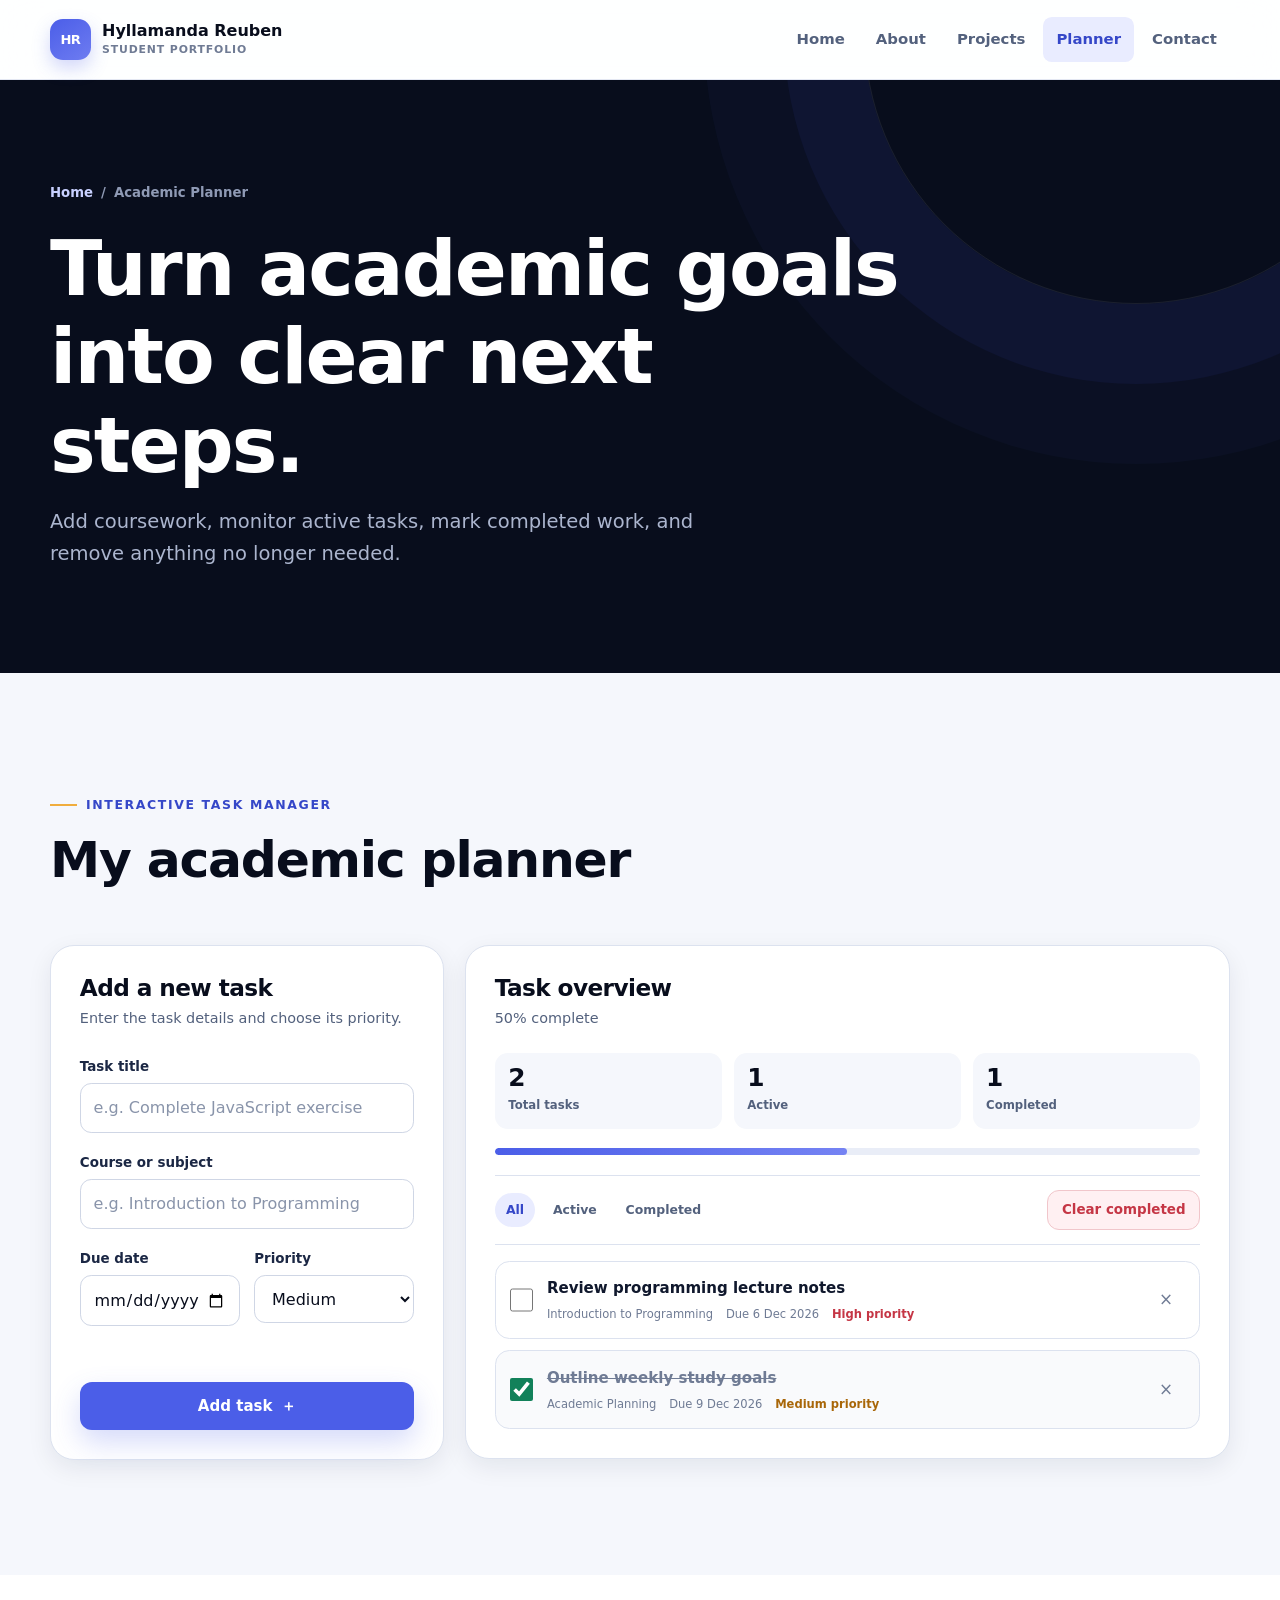
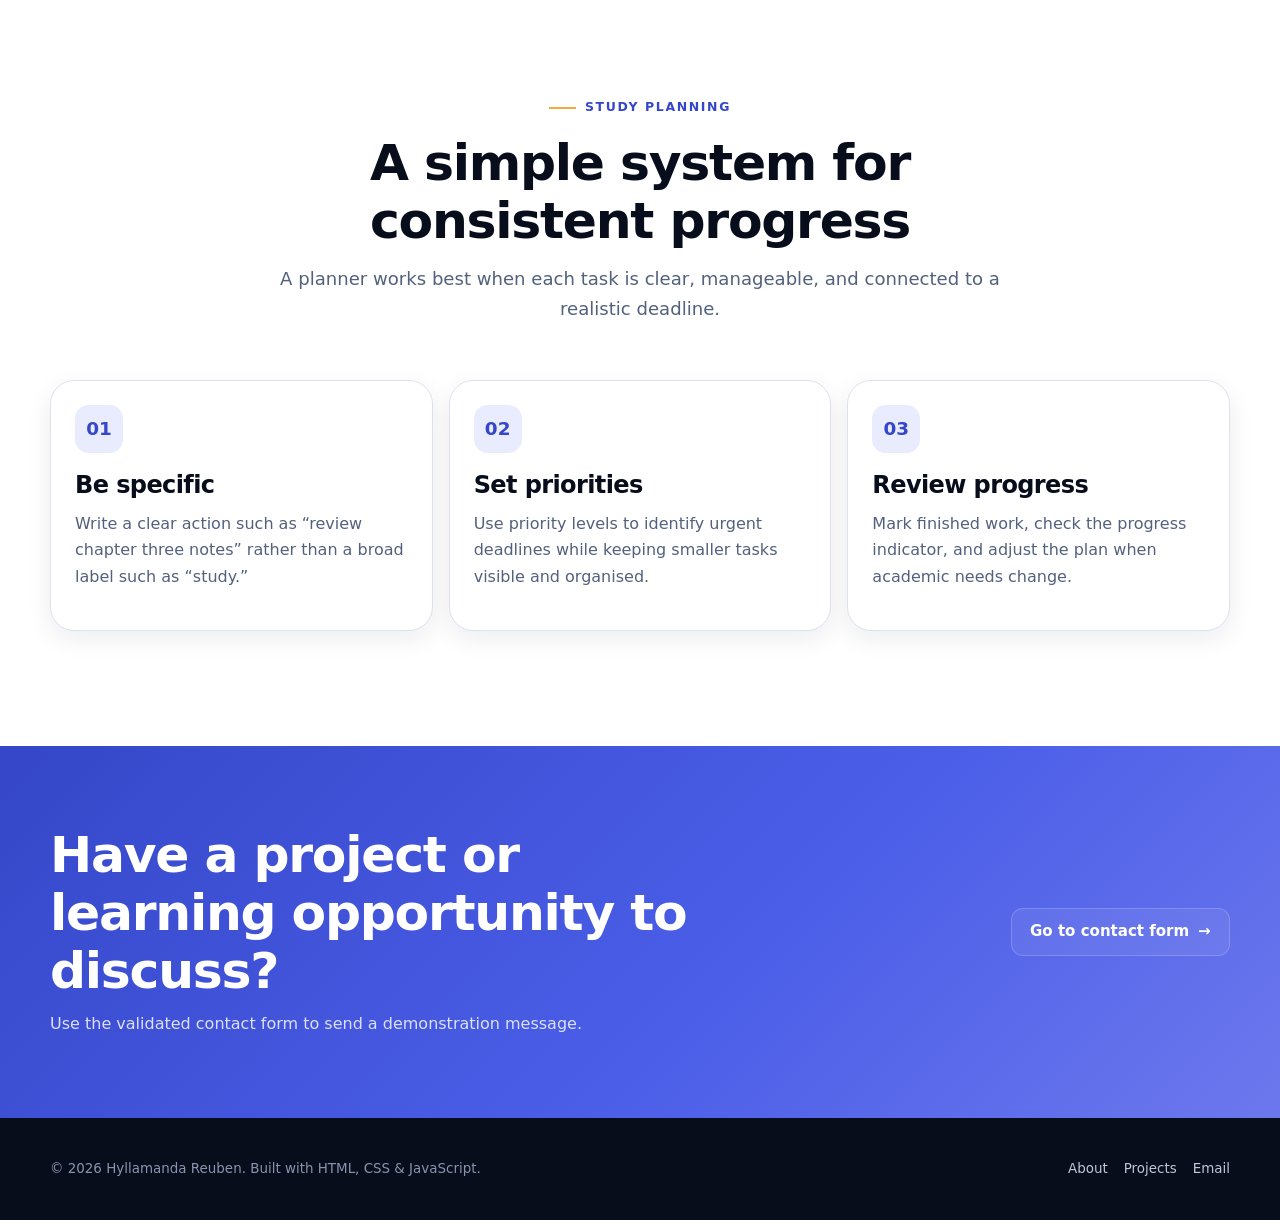
<file: planner.html>
<!DOCTYPE html>
<html lang="en">
<head>
  <meta charset="UTF-8">
  <meta name="viewport" content="width=device-width, initial-scale=1.0">
  <meta name="description" content="An interactive JavaScript academic planner for adding, completing, filtering, and deleting student tasks.">
  <meta name="theme-color" content="#10182d">
  <title>Academic Planner | Hyllamanda Reuben</title>
  <link rel="icon" href="favicon.svg" type="image/svg+xml">
  <link rel="stylesheet" href="styles.css">
  <script src="script.js" defer></script>
</head>
<body>
  <a class="skip-link" href="#main-content">Skip to main content</a>

  <header class="site-header">
    <div class="container nav-wrapper">
      <a class="brand" href="index.html" aria-label="Hyllamanda Reuben portfolio home">
        <span class="brand-mark" aria-hidden="true">HR</span>
        <span class="brand-text">
          <span>Hyllamanda Reuben</span>
          <small>Student portfolio</small>
        </span>
      </a>

      <button class="menu-toggle" type="button" aria-expanded="false" aria-controls="site-navigation">
        <span class="menu-toggle-lines" aria-hidden="true"></span>
        <span class="sr-only">Toggle navigation</span>
      </button>

      <nav class="site-nav" id="site-navigation" aria-label="Primary navigation">
        <ul>
          <li><a href="index.html">Home</a></li>
          <li><a href="about.html">About</a></li>
          <li><a href="projects.html">Projects</a></li>
          <li><a href="planner.html" aria-current="page">Planner</a></li>
          <li><a href="contact.html">Contact</a></li>
        </ul>
      </nav>
    </div>
  </header>

  <main id="main-content">
    <section class="page-hero" aria-labelledby="page-title">
      <div class="container">
        <nav class="breadcrumbs" aria-label="Breadcrumb">
          <a href="index.html">Home</a><span aria-hidden="true">/</span><span>Academic Planner</span>
        </nav>
        <h1 id="page-title">Turn academic goals into clear next steps.</h1>
        <p>Add coursework, monitor active tasks, mark completed work, and remove anything no longer needed.</p>
      </div>
    </section>

    <section class="section" aria-labelledby="planner-title">
      <div class="container">
        <header class="section-heading reveal">
          <span class="eyebrow">Interactive task manager</span>
          <h2 id="planner-title">My academic planner</h2>
          
        </header>

        <div class="planner-shell">
          <aside class="card task-form-card reveal" aria-labelledby="add-task-title">
            <div class="card-heading">
              <h2 id="add-task-title">Add a new task</h2>
              <p>Enter the task details and choose its priority.</p>
            </div>

            <form id="task-form" class="form-grid" novalidate>
              <div class="form-field">
                <label for="task-title">Task title</label>
                <input id="task-title" name="taskTitle" type="text" maxlength="80" placeholder="e.g. Complete JavaScript exercise" required>
              </div>

              <div class="form-field">
                <label for="task-course">Course or subject</label>
                <input id="task-course" name="taskCourse" type="text" maxlength="60" placeholder="e.g. Introduction to Programming" required>
              </div>

              <div class="form-row">
                <div class="form-field">
                  <label for="task-due-date">Due date</label>
                  <input id="task-due-date" name="taskDueDate" type="date" required>
                </div>
                <div class="form-field">
                  <label for="task-priority">Priority</label>
                  <select id="task-priority" name="taskPriority">
                    <option value="low">Low</option>
                    <option value="medium" selected>Medium</option>
                    <option value="high">High</option>
                  </select>
                </div>
              </div>

              <p class="field-error" id="task-form-error" aria-live="polite"></p>
              <button class="button button-primary" type="submit">Add task <span aria-hidden="true">＋</span></button>
              
            </form>
          </aside>

          <section class="card task-board reveal" aria-labelledby="task-board-title">
            <div class="card-heading">
              <h2 id="task-board-title">Task overview</h2>
              <p id="task-progress-text" aria-live="polite">0% complete</p>
            </div>

            <div class="task-summary" aria-label="Task statistics">
              <div class="summary-item">
                <strong id="total-tasks">0</strong>
                <span>Total tasks</span>
              </div>
              <div class="summary-item">
                <strong id="active-tasks">0</strong>
                <span>Active</span>
              </div>
              <div class="summary-item">
                <strong id="completed-tasks">0</strong>
                <span>Completed</span>
              </div>
            </div>

            <div class="progress-track">
              <div class="progress-bar" id="task-progress" role="progressbar" aria-label="Task completion" aria-valuemin="0" aria-valuemax="100" aria-valuenow="0"></div>
            </div>

            <div class="board-tools">
              <div class="filter-group" role="group" aria-label="Filter tasks">
                <button class="filter-button" type="button" data-task-filter="all" aria-pressed="true">All</button>
                <button class="filter-button" type="button" data-task-filter="active" aria-pressed="false">Active</button>
                <button class="filter-button" type="button" data-task-filter="completed" aria-pressed="false">Completed</button>
              </div>
              <button class="button button-danger button-sm" id="clear-completed" type="button">Clear completed</button>
            </div>

            <ul class="task-list" id="task-list" aria-label="Academic tasks"></ul>

            <div class="empty-state" id="task-empty-state" hidden>
              <span class="empty-icon" aria-hidden="true">✓</span>
              <h3>Nothing here yet</h3>
              <p>There are no tasks to display.</p>
            </div>

            <noscript>
              <p class="project-note">JavaScript is required to use the interactive academic planner.</p>
            </noscript>
          </section>
        </div>
      </div>
    </section>

    <section class="section surface-white" aria-labelledby="planner-tips-title">
      <div class="container">
        <header class="section-heading center reveal">
          <span class="eyebrow">Study planning</span>
          <h2 id="planner-tips-title">A simple system for consistent progress</h2>
          <p>A planner works best when each task is clear, manageable, and connected to a realistic deadline.</p>
        </header>

        <div class="feature-grid">
          <article class="card feature-card reveal">
            <span class="icon-tile" aria-hidden="true">01</span>
            <h3>Be specific</h3>
            <p>Write a clear action such as “review chapter three notes” rather than a broad label such as “study.”</p>
          </article>
          <article class="card feature-card reveal">
            <span class="icon-tile" aria-hidden="true">02</span>
            <h3>Set priorities</h3>
            <p>Use priority levels to identify urgent deadlines while keeping smaller tasks visible and organised.</p>
          </article>
          <article class="card feature-card reveal">
            <span class="icon-tile" aria-hidden="true">03</span>
            <h3>Review progress</h3>
            <p>Mark finished work, check the progress indicator, and adjust the plan when academic needs change.</p>
          </article>
        </div>
      </div>
    </section>

    <section class="cta-band" aria-labelledby="planner-cta-title">
      <div class="container cta-layout">
        <div>
          <h2 id="planner-cta-title">Have a project or learning opportunity to discuss?</h2>
          <p>Use the validated contact form to send a demonstration message.</p>
        </div>
        <a class="button button-ghost" href="contact.html">Go to contact form <span aria-hidden="true">→</span></a>
      </div>
    </section>
  </main>

  <footer class="site-footer">
    <div class="container footer-layout">
      <p>© <span data-current-year>2026</span> Hyllamanda Reuben. Built with HTML, CSS &amp; JavaScript.</p>
      <ul class="footer-links">
        <li><a href="about.html">About</a></li>
        <li><a href="projects.html">Projects</a></li>
        <li><a href="mailto:h.reuben2434@miva.edu.ng">Email</a></li>
      </ul>
    </div>
  </footer>

  <div class="toast-region" aria-live="polite" aria-atomic="true"></div>
</body>
</html>
</file>
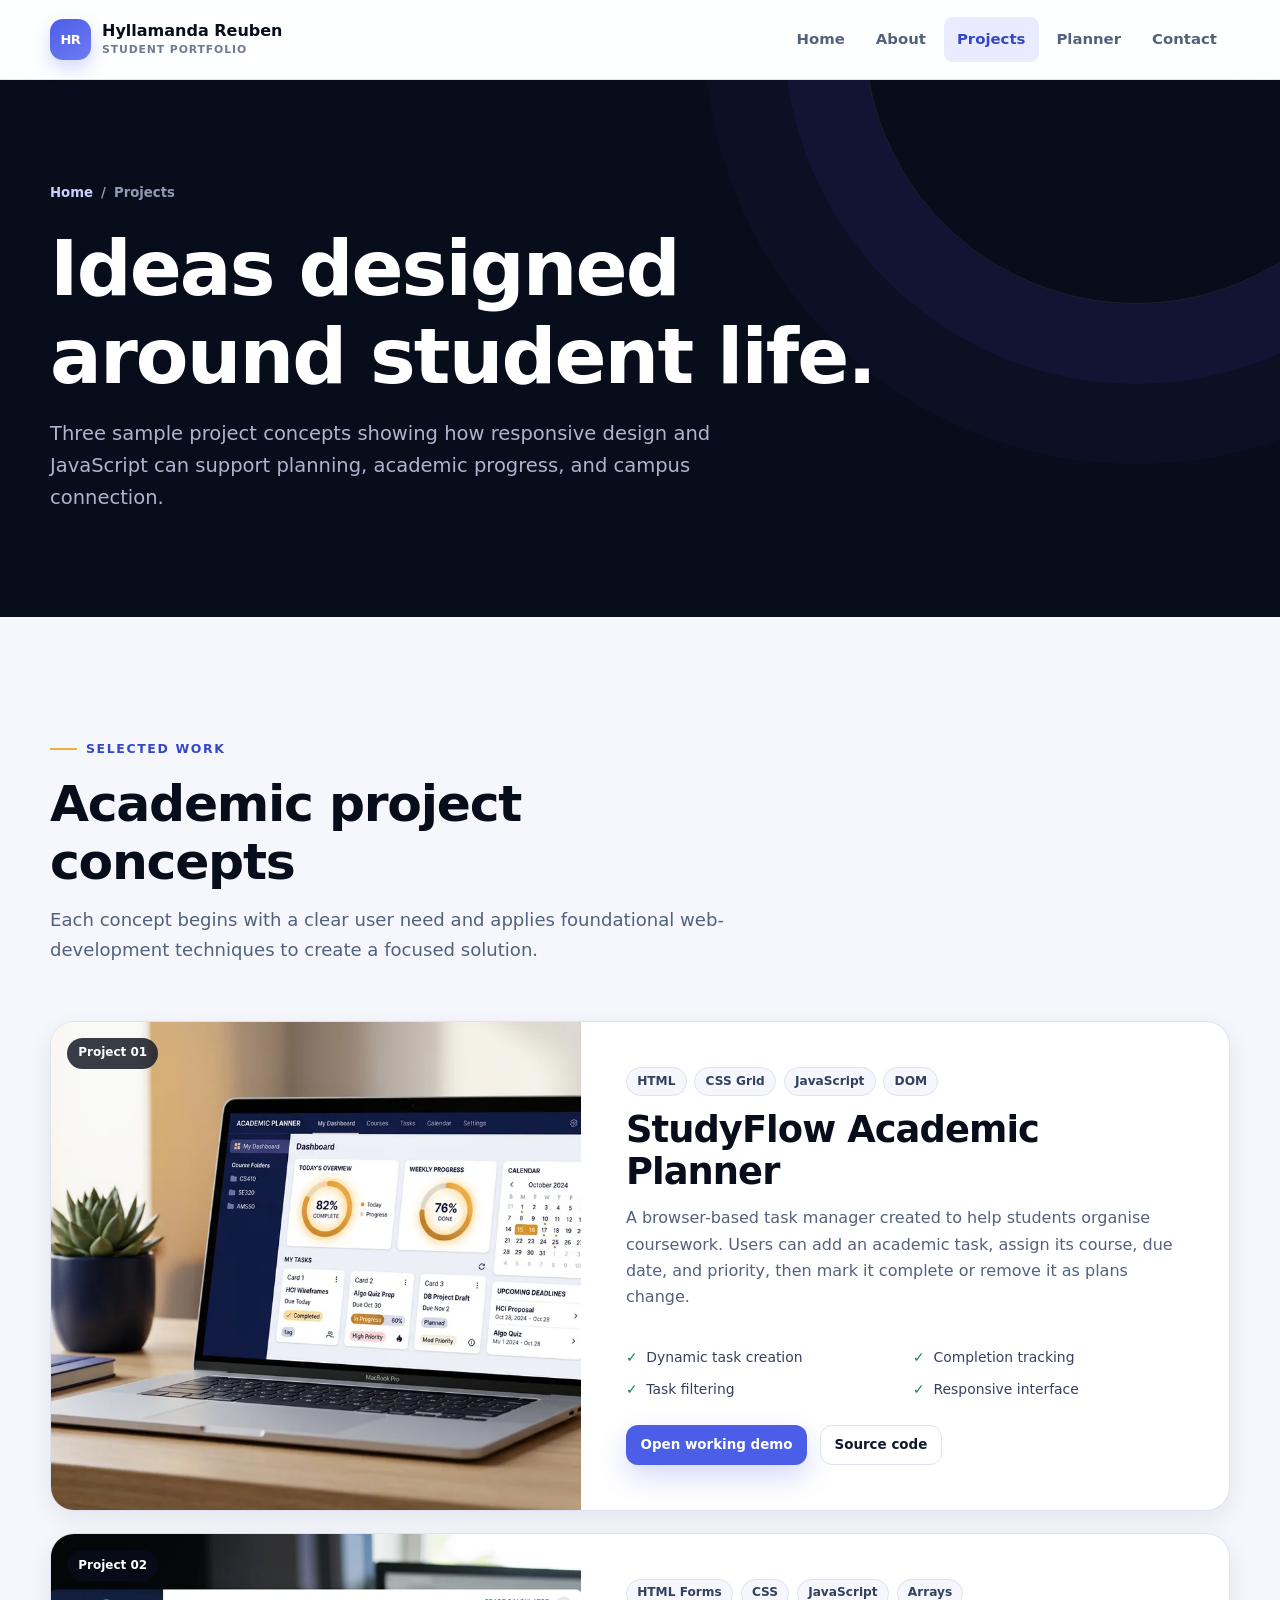
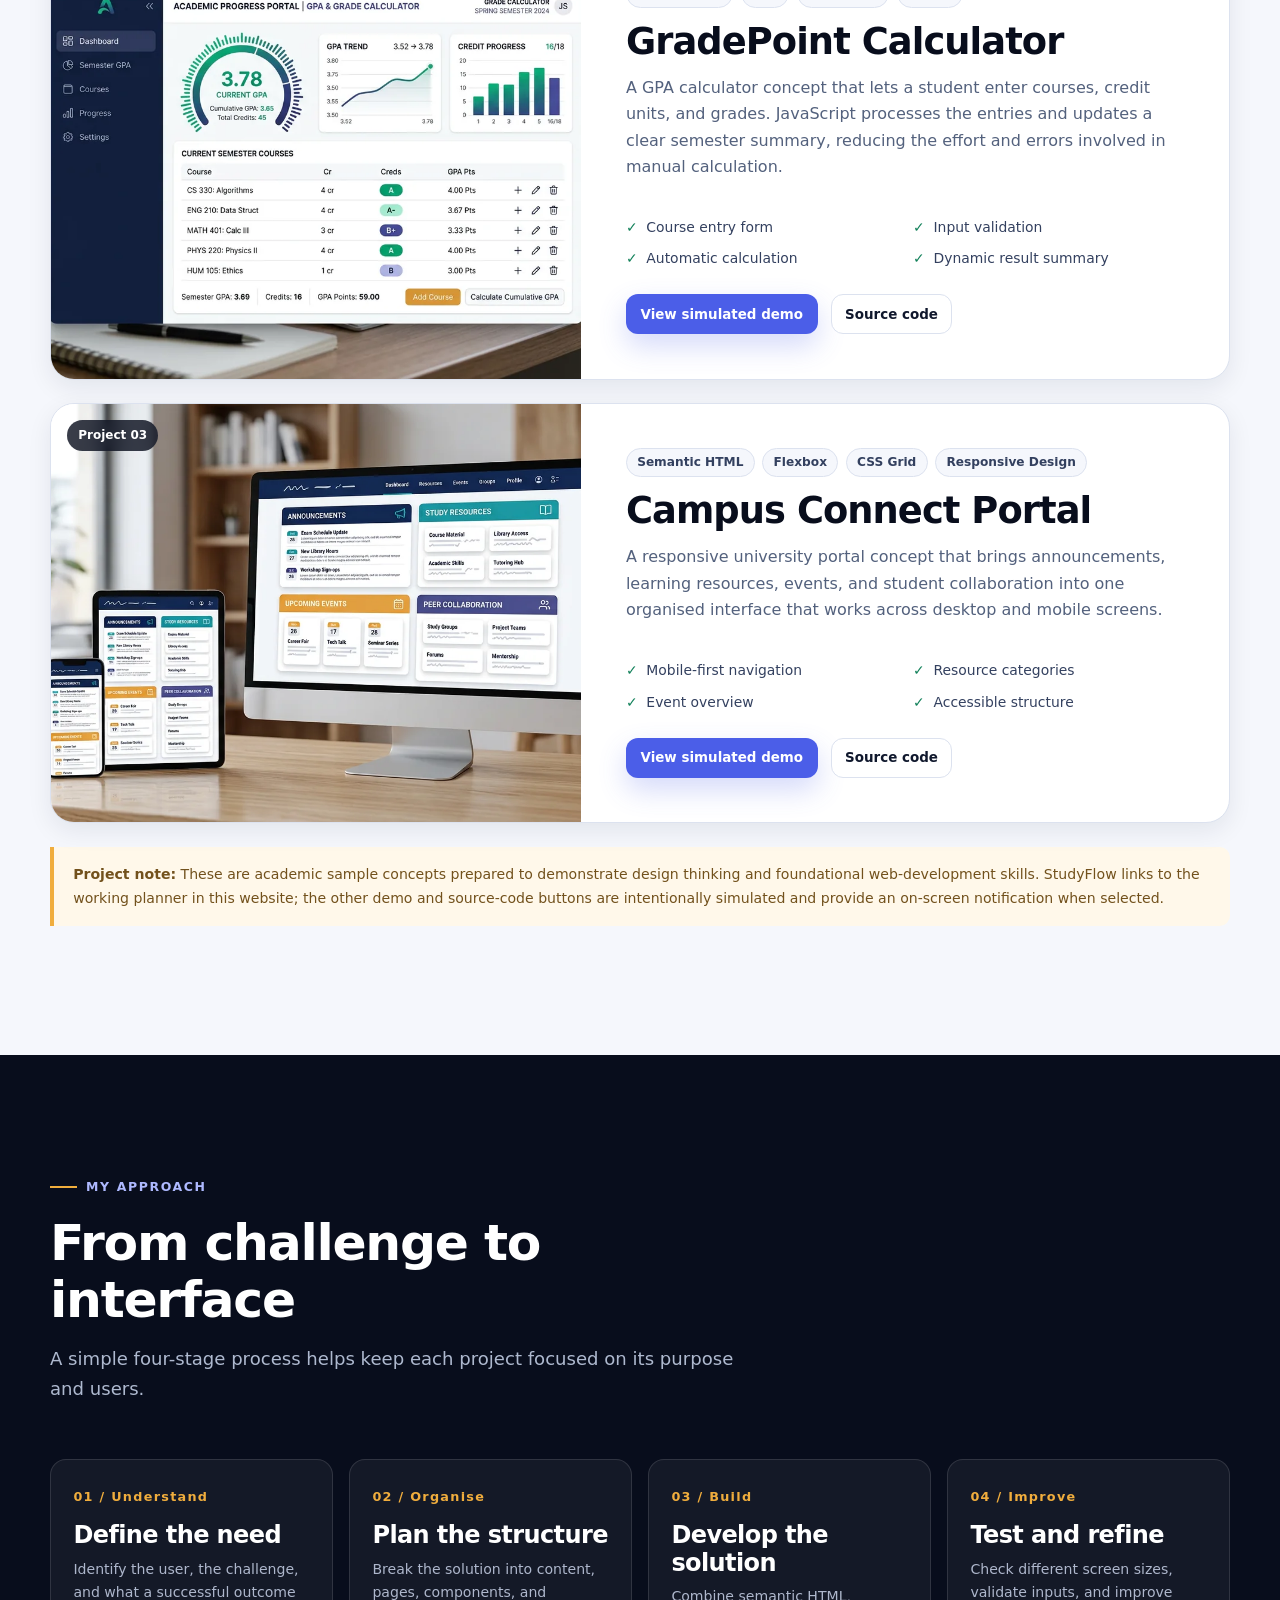
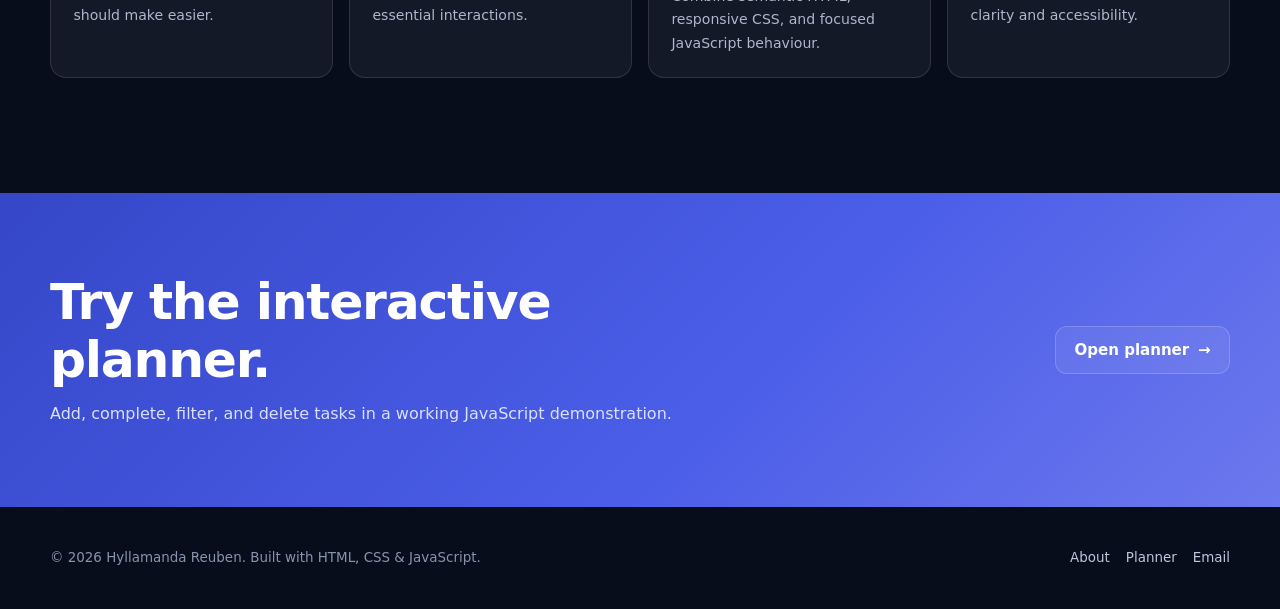
<file: projects.html>
<!DOCTYPE html>
<html lang="en">
<head>
  <meta charset="UTF-8">
  <meta name="viewport" content="width=device-width, initial-scale=1.0">
  <meta name="description" content="Explore three sample software projects by Hyllamanda Reuben, including an academic planner, GPA calculator, and campus portal.">
  <meta name="theme-color" content="#10182d">
  <title>Projects | Hyllamanda Reuben</title>
  <link rel="icon" href="favicon.svg" type="image/svg+xml">
  <link rel="stylesheet" href="styles.css">
  <script src="script.js" defer></script>
</head>
<body>
  <a class="skip-link" href="#main-content">Skip to main content</a>

  <header class="site-header">
    <div class="container nav-wrapper">
      <a class="brand" href="index.html" aria-label="Hyllamanda Reuben portfolio home">
        <span class="brand-mark" aria-hidden="true">HR</span>
        <span class="brand-text">
          <span>Hyllamanda Reuben</span>
          <small>Student portfolio</small>
        </span>
      </a>

      <button class="menu-toggle" type="button" aria-expanded="false" aria-controls="site-navigation">
        <span class="menu-toggle-lines" aria-hidden="true"></span>
        <span class="sr-only">Toggle navigation</span>
      </button>

      <nav class="site-nav" id="site-navigation" aria-label="Primary navigation">
        <ul>
          <li><a href="index.html">Home</a></li>
          <li><a href="about.html">About</a></li>
          <li><a href="projects.html" aria-current="page">Projects</a></li>
          <li><a href="planner.html">Planner</a></li>
          <li><a href="contact.html">Contact</a></li>
        </ul>
      </nav>
    </div>
  </header>

  <main id="main-content">
    <section class="page-hero" aria-labelledby="page-title">
      <div class="container">
        <nav class="breadcrumbs" aria-label="Breadcrumb">
          <a href="index.html">Home</a><span aria-hidden="true">/</span><span>Projects</span>
        </nav>
        <h1 id="page-title">Ideas designed around student life.</h1>
        <p>Three sample project concepts showing how responsive design and JavaScript can support planning, academic progress, and campus connection.</p>
      </div>
    </section>

    <section class="section" aria-labelledby="projects-title">
      <div class="container">
        <header class="section-heading reveal">
          <span class="eyebrow">Selected work</span>
          <h2 id="projects-title">Academic project concepts</h2>
          <p>Each concept begins with a clear user need and applies foundational web-development techniques to create a focused solution.</p>
        </header>

        <div class="project-grid">
          <article class="card project-card reveal">
            <div class="project-image-wrap">
              <img src="studyflow-planner.webp" alt="StudyFlow academic planner dashboard displayed on a laptop" width="1200" height="746" loading="lazy">
              <span class="project-number">Project 01</span>
            </div>
            <div class="project-content">
              <ul class="tag-list" aria-label="StudyFlow technologies">
                <li class="tag">HTML</li>
                <li class="tag">CSS Grid</li>
                <li class="tag">JavaScript</li>
                <li class="tag">DOM</li>
              </ul>
              <h2>StudyFlow Academic Planner</h2>
              <p>
                A browser-based task manager created to help students organise coursework. Users can add an academic task, assign its course, due date, and priority, then mark it complete or remove it as plans change.
              </p>
              <ul class="project-features">
                <li>Dynamic task creation</li>
                <li>Completion tracking</li>
                <li>Task filtering</li>
                <li>Responsive interface</li>
              </ul>
              <div class="button-row">
                <a class="button button-primary button-sm" href="planner.html">Open working demo</a>
                <a class="button button-secondary button-sm" href="#" data-simulated-link="StudyFlow source code">Source code</a>
              </div>
            </div>
          </article>

          <article class="card project-card reveal">
            <div class="project-image-wrap">
              <img src="gradepoint-calculator.webp" alt="GradePoint calculator interface showing course rows, charts, and an academic score" width="1200" height="746" loading="lazy">
              <span class="project-number">Project 02</span>
            </div>
            <div class="project-content">
              <ul class="tag-list" aria-label="GradePoint technologies">
                <li class="tag">HTML Forms</li>
                <li class="tag">CSS</li>
                <li class="tag">JavaScript</li>
                <li class="tag">Arrays</li>
              </ul>
              <h2>GradePoint Calculator</h2>
              <p>
                A GPA calculator concept that lets a student enter courses, credit units, and grades. JavaScript processes the entries and updates a clear semester summary, reducing the effort and errors involved in manual calculation.
              </p>
              <ul class="project-features">
                <li>Course entry form</li>
                <li>Input validation</li>
                <li>Automatic calculation</li>
                <li>Dynamic result summary</li>
              </ul>
              <div class="button-row">
                <a class="button button-primary button-sm" href="#" data-simulated-link="GradePoint live demo">View simulated demo</a>
                <a class="button button-secondary button-sm" href="#" data-simulated-link="GradePoint source code">Source code</a>
              </div>
            </div>
          </article>

          <article class="card project-card reveal">
            <div class="project-image-wrap">
              <img src="campus-connect.webp" alt="Campus Connect student portal shown on desktop, tablet, and mobile screens" width="1200" height="746" loading="lazy">
              <span class="project-number">Project 03</span>
            </div>
            <div class="project-content">
              <ul class="tag-list" aria-label="Campus Connect technologies">
                <li class="tag">Semantic HTML</li>
                <li class="tag">Flexbox</li>
                <li class="tag">CSS Grid</li>
                <li class="tag">Responsive Design</li>
              </ul>
              <h2>Campus Connect Portal</h2>
              <p>
                A responsive university portal concept that brings announcements, learning resources, events, and student collaboration into one organised interface that works across desktop and mobile screens.
              </p>
              <ul class="project-features">
                <li>Mobile-first navigation</li>
                <li>Resource categories</li>
                <li>Event overview</li>
                <li>Accessible structure</li>
              </ul>
              <div class="button-row">
                <a class="button button-primary button-sm" href="#" data-simulated-link="Campus Connect live demo">View simulated demo</a>
                <a class="button button-secondary button-sm" href="#" data-simulated-link="Campus Connect source code">Source code</a>
              </div>
            </div>
          </article>
        </div>

        <p class="project-note" id="project-note">
          <strong>Project note:</strong> These are academic sample concepts prepared to demonstrate design thinking and foundational web-development skills. StudyFlow links to the working planner in this website; the other demo and source-code buttons are intentionally simulated and provide an on-screen notification when selected.
        </p>
      </div>
    </section>

    <section class="section surface-dark" aria-labelledby="process-title">
      <div class="container">
        <header class="section-heading reveal">
          <span class="eyebrow">My approach</span>
          <h2 id="process-title">From challenge to interface</h2>
          <p>A simple four-stage process helps keep each project focused on its purpose and users.</p>
        </header>

        <div class="process-grid">
          <article class="process-card reveal">
            <span>01 / Understand</span>
            <h3>Define the need</h3>
            <p>Identify the user, the challenge, and what a successful outcome should make easier.</p>
          </article>
          <article class="process-card reveal">
            <span>02 / Organise</span>
            <h3>Plan the structure</h3>
            <p>Break the solution into content, pages, components, and essential interactions.</p>
          </article>
          <article class="process-card reveal">
            <span>03 / Build</span>
            <h3>Develop the solution</h3>
            <p>Combine semantic HTML, responsive CSS, and focused JavaScript behaviour.</p>
          </article>
          <article class="process-card reveal">
            <span>04 / Improve</span>
            <h3>Test and refine</h3>
            <p>Check different screen sizes, validate inputs, and improve clarity and accessibility.</p>
          </article>
        </div>
      </div>
    </section>

    <section class="cta-band" aria-labelledby="projects-cta-title">
      <div class="container cta-layout">
        <div>
          <h2 id="projects-cta-title">Try the interactive planner.</h2>
          <p>Add, complete, filter, and delete tasks in a working JavaScript demonstration.</p>
        </div>
        <a class="button button-ghost" href="planner.html">Open planner <span aria-hidden="true">→</span></a>
      </div>
    </section>
  </main>

  <footer class="site-footer">
    <div class="container footer-layout">
      <p>© <span data-current-year>2026</span> Hyllamanda Reuben. Built with HTML, CSS &amp; JavaScript.</p>
      <ul class="footer-links">
        <li><a href="about.html">About</a></li>
        <li><a href="planner.html">Planner</a></li>
        <li><a href="mailto:h.reuben2434@miva.edu.ng">Email</a></li>
      </ul>
    </div>
  </footer>

  <div class="toast-region" aria-live="polite" aria-atomic="true"></div>
</body>
</html>
</file>
<file: styles.css>
/* =====================================================
   Hyllamanda Reuben — Student Portfolio
   External stylesheet: responsive layout, Flexbox, Grid,
   navigation, transitions, animations and accessibility.
   ===================================================== */

:root {
  --ink-950: #080d1c;
  --ink-900: #10182d;
  --ink-800: #1b2744;
  --ink-700: #33405f;
  --ink-600: #53617d;
  --ink-500: #6f7b94;
  --paper: #ffffff;
  --surface: #f5f7fc;
  --surface-strong: #e9edf7;
  --primary: #4b5ee8;
  --primary-dark: #3547c8;
  --primary-soft: #e9ecff;
  --accent: #f0ad3d;
  --accent-dark: #a86608;
  --success: #12815a;
  --success-soft: #e3f7ef;
  --danger: #c53645;
  --danger-soft: #fff0f2;
  --border: #dce2ef;
  --shadow-sm: 0 8px 24px rgb(16 24 45 / 8%);
  --shadow-md: 0 18px 50px rgb(16 24 45 / 13%);
  --shadow-lg: 0 28px 70px rgb(8 13 28 / 20%);
  --radius-sm: 0.65rem;
  --radius-md: 1rem;
  --radius-lg: 1.5rem;
  --radius-xl: 2rem;
  --container: 1180px;
  --header-height: 5rem;
  --transition: 180ms ease;
}

*,
*::before,
*::after {
  box-sizing: border-box;
}

html {
  scroll-behavior: smooth;
  scroll-padding-top: calc(var(--header-height) + 1.25rem);
}

body {
  margin: 0;
  min-width: 320px;
  background: var(--surface);
  color: var(--ink-900);
  font-family: Inter, ui-sans-serif, system-ui, -apple-system, BlinkMacSystemFont, "Segoe UI", sans-serif;
  font-size: 1rem;
  line-height: 1.65;
  text-rendering: optimizeLegibility;
}

body.nav-open {
  overflow: hidden;
}

img,
picture,
svg {
  display: block;
  max-width: 100%;
}

img {
  height: auto;
}

button,
input,
select,
textarea {
  font: inherit;
}

button,
a {
  -webkit-tap-highlight-color: transparent;
}

a {
  color: var(--primary-dark);
  text-decoration-thickness: 0.08em;
  text-underline-offset: 0.18em;
}

a:hover {
  color: var(--primary);
}

p,
h1,
h2,
h3,
h4 {
  margin-top: 0;
}

h1,
h2,
h3,
h4 {
  color: var(--ink-950);
  font-weight: 750;
  line-height: 1.15;
  letter-spacing: -0.025em;
}

h1 {
  font-size: clamp(2.55rem, 7vw, 5.4rem);
}

h2 {
  font-size: clamp(1.9rem, 4vw, 3.15rem);
}

h3 {
  font-size: clamp(1.2rem, 2vw, 1.5rem);
}

::selection {
  background: var(--accent);
  color: var(--ink-950);
}

:focus-visible {
  outline: 3px solid var(--accent);
  outline-offset: 4px;
}

.container {
  width: min(100% - 2rem, var(--container));
  margin-inline: auto;
}

.narrow {
  width: min(100% - 2rem, 820px);
  margin-inline: auto;
}

.section {
  padding-block: clamp(4.25rem, 9vw, 7.5rem);
}

.section-sm {
  padding-block: clamp(2.75rem, 6vw, 4.5rem);
}

.surface-white {
  background: var(--paper);
}

.surface-dark {
  background: var(--ink-950);
  color: #dce3f6;
}

.surface-dark h2,
.surface-dark h3 {
  color: var(--paper);
}

.muted {
  color: var(--ink-600);
}

.center {
  text-align: center;
}

.sr-only {
  position: absolute;
  width: 1px;
  height: 1px;
  padding: 0;
  margin: -1px;
  overflow: hidden;
  clip: rect(0, 0, 0, 0);
  white-space: nowrap;
  border: 0;
}

.skip-link {
  position: fixed;
  z-index: 9999;
  top: 0.75rem;
  left: 0.75rem;
  padding: 0.7rem 1rem;
  border-radius: var(--radius-sm);
  background: var(--paper);
  color: var(--ink-950);
  font-weight: 750;
  transform: translateY(-180%);
  transition: transform var(--transition);
}

.skip-link:focus {
  transform: translateY(0);
}

/* Header and navigation */
.site-header {
  position: sticky;
  z-index: 1000;
  top: 0;
  height: var(--header-height);
  border-bottom: 1px solid rgb(220 226 239 / 80%);
  background: rgb(255 255 255 / 90%);
  -webkit-backdrop-filter: blur(18px);
  backdrop-filter: blur(18px);
}

.nav-wrapper {
  display: flex;
  align-items: center;
  justify-content: space-between;
  height: 100%;
  gap: 2rem;
}

.brand {
  display: inline-flex;
  align-items: center;
  gap: 0.7rem;
  color: var(--ink-950);
  font-weight: 800;
  line-height: 1.05;
  text-decoration: none;
}

.brand:hover {
  color: var(--ink-950);
}

.brand-mark {
  display: grid;
  width: 2.55rem;
  aspect-ratio: 1;
  place-items: center;
  border-radius: 0.8rem;
  background: linear-gradient(145deg, var(--primary), #6e7cf1);
  box-shadow: 0 8px 18px rgb(75 94 232 / 25%);
  color: var(--paper);
  font-size: 0.82rem;
  letter-spacing: -0.04em;
}

.brand-text span,
.brand-text small {
  display: block;
}

.brand-text small {
  margin-top: 0.25rem;
  color: var(--ink-500);
  font-size: 0.68rem;
  font-weight: 650;
  letter-spacing: 0.08em;
  text-transform: uppercase;
}

.site-nav ul {
  display: flex;
  align-items: center;
  gap: 0.3rem;
  margin: 0;
  padding: 0;
  list-style: none;
}

.site-nav a {
  display: block;
  position: relative;
  padding: 0.62rem 0.82rem;
  border-radius: 0.55rem;
  color: var(--ink-600);
  font-size: 0.93rem;
  font-weight: 700;
  text-decoration: none;
  transition: color var(--transition), background-color var(--transition), transform var(--transition);
}

.site-nav a:hover {
  background: var(--surface);
  color: var(--ink-950);
  transform: translateY(-1px);
}

.site-nav a[aria-current="page"] {
  background: var(--primary-soft);
  color: var(--primary-dark);
}

.menu-toggle {
  display: none;
  width: 2.75rem;
  height: 2.75rem;
  padding: 0;
  border: 1px solid var(--border);
  border-radius: 0.75rem;
  background: var(--paper);
  color: var(--ink-950);
  cursor: pointer;
}

.menu-toggle-lines,
.menu-toggle-lines::before,
.menu-toggle-lines::after {
  display: block;
  width: 1.25rem;
  height: 2px;
  margin: auto;
  border-radius: 99px;
  background: currentColor;
  transition: transform var(--transition), opacity var(--transition);
}

.menu-toggle-lines {
  position: relative;
}

.menu-toggle-lines::before,
.menu-toggle-lines::after {
  position: absolute;
  left: 0;
  content: "";
}

.menu-toggle-lines::before {
  transform: translateY(-6px);
}

.menu-toggle-lines::after {
  transform: translateY(6px);
}

.menu-toggle[aria-expanded="true"] .menu-toggle-lines {
  background: transparent;
}

.menu-toggle[aria-expanded="true"] .menu-toggle-lines::before {
  transform: rotate(45deg);
}

.menu-toggle[aria-expanded="true"] .menu-toggle-lines::after {
  transform: rotate(-45deg);
}

/* Common labels, buttons, cards and headings */
.eyebrow {
  display: inline-flex;
  align-items: center;
  gap: 0.55rem;
  margin-bottom: 1rem;
  color: var(--primary-dark);
  font-size: 0.78rem;
  font-weight: 800;
  letter-spacing: 0.13em;
  text-transform: uppercase;
}

.eyebrow::before {
  width: 1.7rem;
  height: 2px;
  background: var(--accent);
  content: "";
}

.surface-dark .eyebrow {
  color: #aeb9ff;
}

.section-heading {
  max-width: 720px;
  margin-bottom: clamp(2rem, 5vw, 3.5rem);
}

.section-heading.center {
  margin-inline: auto;
}

.section-heading h2 {
  margin-bottom: 0.9rem;
}

.section-heading p {
  margin-bottom: 0;
  color: var(--ink-600);
  font-size: clamp(1rem, 2vw, 1.13rem);
}

.surface-dark .section-heading p {
  color: #aeb9cf;
}

.button-row {
  display: flex;
  flex-wrap: wrap;
  gap: 0.8rem;
}

.button {
  display: inline-flex;
  min-height: 3rem;
  align-items: center;
  justify-content: center;
  gap: 0.55rem;
  padding: 0.73rem 1.15rem;
  border: 1px solid transparent;
  border-radius: 0.75rem;
  cursor: pointer;
  font-size: 0.94rem;
  font-weight: 750;
  line-height: 1;
  text-decoration: none;
  transition: transform var(--transition), box-shadow var(--transition), background-color var(--transition), border-color var(--transition);
}

.button:hover {
  transform: translateY(-2px);
}

.button-primary {
  background: var(--primary);
  box-shadow: 0 12px 28px rgb(75 94 232 / 23%);
  color: var(--paper);
}

.button-primary:hover {
  background: var(--primary-dark);
  color: var(--paper);
}

.button-secondary {
  border-color: var(--border);
  background: var(--paper);
  color: var(--ink-900);
}

.button-secondary:hover {
  border-color: #b8c1d6;
  color: var(--ink-950);
}

.button-ghost {
  border-color: rgb(255 255 255 / 18%);
  background: rgb(255 255 255 / 7%);
  color: var(--paper);
}

.button-ghost:hover {
  border-color: rgb(255 255 255 / 35%);
  background: rgb(255 255 255 / 12%);
  color: var(--paper);
}

.button-danger {
  border-color: #f1c6cb;
  background: var(--danger-soft);
  color: var(--danger);
}

.button-sm {
  min-height: 2.5rem;
  padding: 0.58rem 0.85rem;
  font-size: 0.84rem;
}

.text-link {
  display: inline-flex;
  align-items: center;
  gap: 0.4rem;
  font-weight: 750;
  text-decoration: none;
}

.text-link::after {
  content: "→";
  transition: transform var(--transition);
}

.text-link:hover::after {
  transform: translateX(4px);
}

.card {
  border: 1px solid var(--border);
  border-radius: var(--radius-lg);
  background: var(--paper);
  box-shadow: var(--shadow-sm);
}

.icon-tile {
  display: grid;
  width: 3rem;
  aspect-ratio: 1;
  place-items: center;
  border-radius: 0.85rem;
  background: var(--primary-soft);
  color: var(--primary-dark);
  font-size: 1.15rem;
  font-weight: 800;
}

.tag-list {
  display: flex;
  flex-wrap: wrap;
  gap: 0.48rem;
  margin: 0;
  padding: 0;
  list-style: none;
}

.tag {
  display: inline-flex;
  padding: 0.35rem 0.64rem;
  border: 1px solid var(--border);
  border-radius: 999px;
  background: var(--surface);
  color: var(--ink-700);
  font-size: 0.76rem;
  font-weight: 750;
  line-height: 1.3;
}

/* Home hero */
.home-hero {
  position: relative;
  overflow: hidden;
  padding-block: clamp(3rem, 8vw, 7rem);
  background:
    radial-gradient(circle at 82% 20%, rgb(75 94 232 / 14%), transparent 28rem),
    radial-gradient(circle at 5% 90%, rgb(240 173 61 / 12%), transparent 25rem),
    var(--paper);
}

.home-hero::before {
  position: absolute;
  inset: 0;
  opacity: 0.28;
  background-image: linear-gradient(#dfe4f1 1px, transparent 1px), linear-gradient(90deg, #dfe4f1 1px, transparent 1px);
  background-size: 60px 60px;
  -webkit-mask-image: linear-gradient(to right, transparent, black 55%, transparent);
  mask-image: linear-gradient(to right, transparent, black 55%, transparent);
  pointer-events: none;
  content: "";
}

.hero-grid {
  display: grid;
  position: relative;
  z-index: 1;
  grid-template-columns: minmax(0, 1.08fr) minmax(340px, 0.78fr);
  align-items: center;
  gap: clamp(2.5rem, 7vw, 6rem);
}

.hero-copy h1 {
  max-width: 760px;
  margin-bottom: 1.3rem;
}

.hero-copy h1 span {
  color: var(--primary);
}

.hero-lead {
  max-width: 660px;
  margin-bottom: 2rem;
  color: var(--ink-600);
  font-size: clamp(1.05rem, 2vw, 1.25rem);
}

.hero-meta {
  display: flex;
  flex-wrap: wrap;
  gap: 1.25rem;
  margin-top: 2rem;
  color: var(--ink-700);
  font-size: 0.9rem;
  font-weight: 650;
}

.hero-meta span {
  display: inline-flex;
  align-items: center;
  gap: 0.45rem;
}

.meta-dot {
  width: 0.48rem;
  height: 0.48rem;
  border-radius: 50%;
  background: var(--success);
  box-shadow: 0 0 0 5px var(--success-soft);
}

.hero-visual {
  position: relative;
  width: min(100%, 450px);
  margin-inline: auto;
  animation: hero-arrive 700ms ease-out both;
}

.portrait-frame {
  position: relative;
  padding: 0.65rem;
  border-radius: 2rem;
  background: var(--paper);
  box-shadow: var(--shadow-lg);
  transform: rotate(1.5deg);
}

.portrait-frame::before {
  position: absolute;
  z-index: -1;
  inset: -1rem 1rem 1rem -1rem;
  border-radius: 2rem;
  background: linear-gradient(145deg, var(--primary), #7a88f3 60%, var(--accent));
  content: "";
}

.portrait-frame img {
  width: 100%;
  aspect-ratio: 1 / 1.08;
  border-radius: 1.55rem;
  object-fit: cover;
  object-position: center 26%;
}

.float-card {
  position: absolute;
  z-index: 2;
  right: -1.2rem;
  bottom: 2.4rem;
  max-width: 220px;
  padding: 0.9rem 1rem;
  border: 1px solid rgb(255 255 255 / 70%);
  border-radius: 1rem;
  background: rgb(255 255 255 / 93%);
  box-shadow: var(--shadow-md);
  -webkit-backdrop-filter: blur(10px);
  backdrop-filter: blur(10px);
}

.float-card strong,
.float-card span {
  display: block;
}

.float-card strong {
  color: var(--ink-950);
  font-size: 0.9rem;
}

.float-card span {
  color: var(--ink-600);
  font-size: 0.76rem;
}

.quick-facts {
  display: grid;
  grid-template-columns: repeat(3, 1fr);
  gap: 1rem;
  margin-top: -1.5rem;
  position: relative;
  z-index: 3;
}

.fact-card {
  display: flex;
  align-items: center;
  gap: 1rem;
  padding: 1.15rem;
}

.fact-card strong,
.fact-card span {
  display: block;
}

.fact-card strong {
  margin-bottom: 0.18rem;
  color: var(--ink-950);
  line-height: 1.25;
}

.fact-card span {
  color: var(--ink-600);
  font-size: 0.84rem;
}

/* Biography and feature grids */
.two-column {
  display: grid;
  grid-template-columns: repeat(2, minmax(0, 1fr));
  align-items: center;
  gap: clamp(2.5rem, 7vw, 6rem);
}

.bio-copy p {
  color: var(--ink-600);
  font-size: 1.04rem;
}

.bio-copy .lead-line {
  color: var(--ink-800);
  font-size: clamp(1.15rem, 2vw, 1.35rem);
  font-weight: 650;
}

.value-panel {
  position: relative;
  overflow: hidden;
  padding: clamp(1.5rem, 4vw, 2.4rem);
  background: var(--ink-950);
  color: #c4cce0;
}

.value-panel::after {
  position: absolute;
  width: 14rem;
  height: 14rem;
  right: -5rem;
  bottom: -7rem;
  border-radius: 50%;
  background: rgb(75 94 232 / 36%);
  filter: blur(1px);
  content: "";
}

.value-panel > * {
  position: relative;
  z-index: 1;
}

.value-panel h3 {
  color: var(--paper);
  font-size: 1.8rem;
}

.check-list,
.detail-list {
  margin: 1.4rem 0 0;
  padding: 0;
  list-style: none;
}

.check-list li {
  display: flex;
  gap: 0.8rem;
  align-items: flex-start;
  padding-block: 0.6rem;
}

.check-list li::before {
  display: grid;
  flex: 0 0 1.35rem;
  width: 1.35rem;
  aspect-ratio: 1;
  margin-top: 0.18rem;
  place-items: center;
  border-radius: 50%;
  background: rgb(240 173 61 / 18%);
  color: #ffd483;
  font-size: 0.72rem;
  font-weight: 900;
  content: "✓";
}

.feature-grid {
  display: grid;
  grid-template-columns: repeat(3, 1fr);
  gap: 1rem;
}

.feature-card {
  padding: 1.5rem;
  transition: transform var(--transition), box-shadow var(--transition), border-color var(--transition);
}

.feature-card:hover {
  border-color: #c5ccef;
  box-shadow: var(--shadow-md);
  transform: translateY(-5px);
}

.feature-card .icon-tile {
  margin-bottom: 1.2rem;
}

.feature-card h3 {
  margin-bottom: 0.7rem;
}

.feature-card p {
  margin-bottom: 1rem;
  color: var(--ink-600);
}

.audio-card {
  display: grid;
  overflow: hidden;
  grid-template-columns: 0.75fr 1.25fr;
}

.audio-visual {
  display: grid;
  min-height: 280px;
  place-items: center;
  padding: 2rem;
  background:
    radial-gradient(circle at 30% 25%, rgb(240 173 61 / 35%), transparent 9rem),
    linear-gradient(145deg, #202d55, var(--ink-950));
  color: var(--paper);
}

.sound-mark {
  display: flex;
  height: 100px;
  align-items: center;
  gap: 0.35rem;
}

.sound-mark span {
  width: 0.38rem;
  border-radius: 999px;
  background: var(--accent);
  animation: sound-wave 1.2s ease-in-out infinite alternate;
}

.sound-mark span:nth-child(1),
.sound-mark span:nth-child(5) { height: 35%; }
.sound-mark span:nth-child(2),
.sound-mark span:nth-child(4) { height: 68%; animation-delay: 180ms; }
.sound-mark span:nth-child(3) { height: 100%; animation-delay: 360ms; }

.audio-content {
  padding: clamp(1.5rem, 5vw, 3rem);
}

.audio-content audio {
  width: 100%;
  margin: 1.25rem 0;
  accent-color: var(--primary);
}

.transcript {
  border-top: 1px solid var(--border);
  padding-top: 1rem;
}

.transcript summary {
  cursor: pointer;
  color: var(--primary-dark);
  font-weight: 750;
}

.transcript p {
  margin: 0.9rem 0 0;
  color: var(--ink-600);
  font-size: 0.9rem;
}

/* Inner page banner */
.page-hero {
  position: relative;
  overflow: hidden;
  padding-block: clamp(3.75rem, 8vw, 6.5rem);
  background: var(--ink-950);
  color: #cbd3e8;
}

.page-hero::after {
  position: absolute;
  width: 34rem;
  height: 34rem;
  top: -20rem;
  right: -8rem;
  border: 1px solid rgb(255 255 255 / 8%);
  border-radius: 50%;
  box-shadow: 0 0 0 5rem rgb(75 94 232 / 7%), 0 0 0 10rem rgb(75 94 232 / 4%);
  content: "";
}

.page-hero .container {
  position: relative;
  z-index: 1;
}

.page-hero h1 {
  max-width: 850px;
  margin-bottom: 1rem;
  color: var(--paper);
  font-size: clamp(2.5rem, 7vw, 4.8rem);
}

.page-hero p {
  max-width: 720px;
  margin-bottom: 0;
  color: #abb5ce;
  font-size: clamp(1.03rem, 2vw, 1.22rem);
}

.breadcrumbs {
  display: flex;
  gap: 0.5rem;
  margin-bottom: 1.3rem;
  color: #8f9ab5;
  font-size: 0.83rem;
  font-weight: 700;
}

.breadcrumbs a {
  color: #c8d0ff;
  text-decoration: none;
}

/* About page */
.profile-summary {
  display: grid;
  grid-template-columns: 0.7fr 1.3fr;
  align-items: stretch;
  overflow: hidden;
}

.profile-summary-image {
  min-height: 460px;
}

.profile-summary-image img {
  width: 100%;
  height: 100%;
  object-fit: cover;
  object-position: center 25%;
}

.profile-summary-content {
  padding: clamp(1.8rem, 5vw, 4rem);
}

.profile-summary-content h2 {
  margin-bottom: 1rem;
}

.profile-summary-content > p {
  color: var(--ink-600);
  font-size: 1.04rem;
}

.profile-meta-grid {
  display: grid;
  grid-template-columns: repeat(2, minmax(0, 1fr));
  gap: 0.85rem;
  margin-top: 1.7rem;
}

.profile-meta-item {
  padding: 0.9rem;
  border-radius: 0.8rem;
  background: var(--surface);
}

.profile-meta-item span,
.profile-meta-item strong {
  display: block;
}

.profile-meta-item span {
  color: var(--ink-500);
  font-size: 0.72rem;
  font-weight: 800;
  letter-spacing: 0.08em;
  text-transform: uppercase;
}

.profile-meta-item strong {
  margin-top: 0.2rem;
  color: var(--ink-800);
  font-size: 0.9rem;
}

.table-wrap {
  overflow-x: auto;
  border: 1px solid var(--border);
  border-radius: var(--radius-lg);
  background: var(--paper);
  box-shadow: var(--shadow-sm);
}

.academic-table {
  width: 100%;
  border-collapse: collapse;
  text-align: left;
}

.academic-table caption {
  padding: 1.25rem 1.4rem;
  border-bottom: 1px solid var(--border);
  color: var(--ink-950);
  font-weight: 800;
  text-align: left;
}

.academic-table th,
.academic-table td {
  padding: 1rem 1.25rem;
  border-bottom: 1px solid var(--border);
  vertical-align: top;
}

.academic-table th {
  background: var(--surface);
  color: var(--ink-700);
  font-size: 0.76rem;
  letter-spacing: 0.07em;
  text-transform: uppercase;
}

.academic-table td {
  color: var(--ink-700);
}

.academic-table tbody tr:last-child td {
  border-bottom: 0;
}

.academic-table tbody tr:hover {
  background: #fafbfe;
}

.status-pill {
  display: inline-flex;
  align-items: center;
  gap: 0.35rem;
  padding: 0.3rem 0.6rem;
  border-radius: 999px;
  background: var(--success-soft);
  color: var(--success);
  font-size: 0.73rem;
  font-weight: 800;
  white-space: nowrap;
}

.status-pill.neutral {
  background: var(--surface-strong);
  color: var(--ink-600);
}

.skills-layout {
  display: grid;
  grid-template-columns: repeat(3, minmax(0, 1fr));
  gap: 1rem;
}

.skill-group {
  padding: 1.5rem;
}

.skill-group h3 {
  margin: 1rem 0 0.5rem;
}

.skill-group p {
  color: var(--ink-600);
  font-size: 0.92rem;
}

.skill-list {
  display: grid;
  gap: 0.7rem;
  margin: 1.1rem 0 0;
  padding: 0;
  list-style: none;
}

.skill-list li {
  display: flex;
  align-items: center;
  gap: 0.55rem;
  color: var(--ink-700);
  font-size: 0.91rem;
  font-weight: 650;
}

.skill-list li::before {
  width: 0.48rem;
  height: 0.48rem;
  border-radius: 50%;
  background: var(--accent);
  content: "";
}

.interest-grid {
  display: grid;
  grid-template-columns: repeat(2, minmax(0, 1fr));
  gap: 1rem;
}

.interest-card {
  display: flex;
  gap: 1.2rem;
  padding: 1.5rem;
}

.interest-card h3 {
  margin-bottom: 0.45rem;
}

.interest-card p {
  margin: 0;
  color: var(--ink-600);
}

.roadmap-list {
  display: grid;
  grid-template-columns: repeat(4, 1fr);
  gap: 1rem;
  margin: 0;
  padding: 0;
  counter-reset: roadmap;
  list-style: none;
}

.roadmap-list li {
  position: relative;
  padding: 4rem 1.3rem 1.4rem;
  border: 1px solid rgb(255 255 255 / 12%);
  border-radius: var(--radius-md);
  background: rgb(255 255 255 / 5%);
  counter-increment: roadmap;
}

.roadmap-list li::before {
  position: absolute;
  top: 1.2rem;
  left: 1.3rem;
  color: var(--accent);
  font-size: 0.78rem;
  font-weight: 850;
  letter-spacing: 0.1em;
  content: "0" counter(roadmap);
}

.roadmap-list strong {
  display: block;
  margin-bottom: 0.45rem;
  color: var(--paper);
}

.roadmap-list span {
  color: #aeb7cc;
  font-size: 0.87rem;
}

/* Projects page */
.project-grid {
  display: grid;
  gap: 1.4rem;
}

.project-card {
  display: grid;
  overflow: hidden;
  grid-template-columns: minmax(320px, 0.9fr) minmax(0, 1.1fr);
  transition: box-shadow var(--transition), transform var(--transition);
}

.project-card:hover {
  box-shadow: var(--shadow-md);
  transform: translateY(-3px);
}

.project-image-wrap {
  position: relative;
  min-height: 360px;
  background: var(--surface-strong);
}

.project-image-wrap img {
  width: 100%;
  height: 100%;
  object-fit: cover;
}

.project-number {
  position: absolute;
  top: 1rem;
  left: 1rem;
  padding: 0.35rem 0.7rem;
  border-radius: 999px;
  background: rgb(8 13 28 / 80%);
  color: var(--paper);
  font-size: 0.75rem;
  font-weight: 800;
  -webkit-backdrop-filter: blur(8px);
  backdrop-filter: blur(8px);
}

.project-content {
  display: flex;
  flex-direction: column;
  justify-content: center;
  padding: clamp(1.5rem, 4vw, 2.8rem);
}

.project-content h2 {
  margin: 0.8rem 0 0.75rem;
  font-size: clamp(1.7rem, 3vw, 2.3rem);
}

.project-content > p {
  color: var(--ink-600);
}

.project-features {
  display: grid;
  grid-template-columns: repeat(2, 1fr);
  gap: 0.55rem 1rem;
  margin: 1.2rem 0 1.5rem;
  padding: 0;
  color: var(--ink-700);
  font-size: 0.87rem;
  list-style: none;
}

.project-features li {
  display: flex;
  gap: 0.55rem;
}

.project-features li::before {
  color: var(--success);
  font-weight: 900;
  content: "✓";
}

.project-note {
  margin-top: 1.5rem;
  padding: 1rem 1.2rem;
  border-left: 4px solid var(--accent);
  border-radius: 0 var(--radius-sm) var(--radius-sm) 0;
  background: #fff8ea;
  color: #72511c;
  font-size: 0.88rem;
}

.process-grid {
  display: grid;
  grid-template-columns: repeat(4, 1fr);
  gap: 1rem;
}

.process-card {
  padding: 1.4rem;
  border: 1px solid rgb(255 255 255 / 12%);
  border-radius: var(--radius-md);
  background: rgb(255 255 255 / 5%);
}

.process-card span {
  color: var(--accent);
  font-size: 0.8rem;
  font-weight: 850;
  letter-spacing: 0.1em;
}

.process-card h3 {
  margin: 0.8rem 0 0.5rem;
  color: var(--paper);
}

.process-card p {
  margin: 0;
  color: #aeb7cc;
  font-size: 0.88rem;
}

/* Planner */
.planner-shell {
  display: grid;
  grid-template-columns: minmax(290px, 0.68fr) minmax(0, 1.32fr);
  align-items: start;
  gap: 1.3rem;
}

.task-form-card,
.task-board {
  padding: clamp(1.25rem, 3vw, 1.8rem);
}

.card-heading {
  margin-bottom: 1.35rem;
}

.card-heading h2 {
  margin-bottom: 0.35rem;
  font-size: 1.45rem;
}

.card-heading p {
  margin: 0;
  color: var(--ink-600);
  font-size: 0.9rem;
}

.form-grid {
  display: grid;
  gap: 1rem;
}

.form-row {
  display: grid;
  grid-template-columns: repeat(2, minmax(0, 1fr));
  gap: 0.9rem;
}

.form-field label {
  display: inline-block;
  margin-bottom: 0.35rem;
  color: var(--ink-800);
  font-size: 0.84rem;
  font-weight: 750;
}

.form-field input,
.form-field select,
.form-field textarea {
  width: 100%;
  border: 1px solid #cfd6e5;
  border-radius: 0.7rem;
  background: var(--paper);
  color: var(--ink-950);
  transition: border-color var(--transition), box-shadow var(--transition), background-color var(--transition);
}

.form-field input,
.form-field select {
  min-height: 3rem;
  padding: 0.65rem 0.8rem;
}

.form-field textarea {
  min-height: 145px;
  padding: 0.75rem 0.8rem;
  resize: vertical;
}

.form-field input::placeholder,
.form-field textarea::placeholder {
  color: #8994aa;
}

.form-field input:hover,
.form-field select:hover,
.form-field textarea:hover {
  border-color: #adb7cb;
}

.form-field input:focus,
.form-field select:focus,
.form-field textarea:focus {
  border-color: var(--primary);
  box-shadow: 0 0 0 4px rgb(75 94 232 / 12%);
  outline: none;
}

.form-field [aria-invalid="true"] {
  border-color: var(--danger);
  background: var(--danger-soft);
  box-shadow: 0 0 0 3px rgb(197 54 69 / 10%);
}

.field-error {
  min-height: 1.2rem;
  margin: 0.3rem 0 0;
  color: var(--danger);
  font-size: 0.78rem;
  font-weight: 650;
}

.form-note {
  margin: 0;
  color: var(--ink-500);
  font-size: 0.78rem;
}

.task-summary {
  display: grid;
  grid-template-columns: repeat(3, 1fr);
  gap: 0.7rem;
  margin-bottom: 1.2rem;
}

.summary-item {
  padding: 0.85rem;
  border-radius: 0.8rem;
  background: var(--surface);
}

.summary-item strong,
.summary-item span {
  display: block;
}

.summary-item strong {
  color: var(--ink-950);
  font-size: 1.55rem;
  line-height: 1;
}

.summary-item span {
  margin-top: 0.3rem;
  color: var(--ink-600);
  font-size: 0.73rem;
  font-weight: 700;
}

.progress-track {
  height: 0.42rem;
  margin-bottom: 1.3rem;
  overflow: hidden;
  border-radius: 99px;
  background: var(--surface-strong);
}

.progress-bar {
  width: 0;
  height: 100%;
  border-radius: inherit;
  background: linear-gradient(90deg, var(--primary), #7583f3);
  transition: width 350ms ease;
}

.board-tools {
  display: flex;
  align-items: center;
  justify-content: space-between;
  gap: 1rem;
  padding-block: 0.85rem;
  border-top: 1px solid var(--border);
  border-bottom: 1px solid var(--border);
}

.filter-group {
  display: flex;
  flex-wrap: wrap;
  gap: 0.4rem;
}

.filter-button {
  padding: 0.42rem 0.7rem;
  border: 0;
  border-radius: 999px;
  background: transparent;
  color: var(--ink-600);
  cursor: pointer;
  font-size: 0.78rem;
  font-weight: 750;
}

.filter-button:hover,
.filter-button[aria-pressed="true"] {
  background: var(--primary-soft);
  color: var(--primary-dark);
}

.task-list {
  display: grid;
  gap: 0.7rem;
  margin: 1rem 0 0;
  padding: 0;
  list-style: none;
}

.task-item {
  display: grid;
  grid-template-columns: auto minmax(0, 1fr) auto;
  align-items: center;
  gap: 0.85rem;
  padding: 0.9rem;
  border: 1px solid var(--border);
  border-radius: 0.9rem;
  background: var(--paper);
  transition: border-color var(--transition), background-color var(--transition), transform var(--transition);
}

.task-item:hover {
  border-color: #bdc5e4;
  transform: translateX(2px);
}

.task-item.is-completed {
  background: #f9fafc;
}

.task-check {
  display: grid;
  width: 1.45rem;
  height: 1.45rem;
  margin: 0;
  place-content: center;
  accent-color: var(--success);
  cursor: pointer;
}

.task-copy {
  min-width: 0;
}

.task-title {
  margin: 0;
  overflow-wrap: anywhere;
  color: var(--ink-900);
  font-size: 0.94rem;
  font-weight: 750;
}

.is-completed .task-title {
  color: var(--ink-500);
  text-decoration: line-through;
}

.task-meta {
  display: flex;
  flex-wrap: wrap;
  gap: 0.35rem 0.8rem;
  margin-top: 0.25rem;
  color: var(--ink-500);
  font-size: 0.72rem;
}

.priority-label {
  font-weight: 800;
}

.priority-high { color: var(--danger); }
.priority-medium { color: var(--accent-dark); }
.priority-low { color: var(--success); }

.delete-task {
  display: grid;
  width: 2.35rem;
  aspect-ratio: 1;
  place-items: center;
  border: 0;
  border-radius: 0.65rem;
  background: transparent;
  color: var(--ink-500);
  cursor: pointer;
  font-size: 1.05rem;
  transition: color var(--transition), background-color var(--transition);
}

.delete-task:hover {
  background: var(--danger-soft);
  color: var(--danger);
}

.empty-state {
  padding: 2.5rem 1rem;
  text-align: center;
}

.empty-state[hidden] {
  display: none;
}

.empty-icon {
  display: grid;
  width: 3.4rem;
  aspect-ratio: 1;
  margin: 0 auto 0.8rem;
  place-items: center;
  border-radius: 50%;
  background: var(--primary-soft);
  color: var(--primary-dark);
  font-size: 1.4rem;
}

.empty-state h3 {
  margin-bottom: 0.3rem;
  font-size: 1rem;
}

.empty-state p {
  margin: 0;
  color: var(--ink-500);
  font-size: 0.83rem;
}

/* Contact page */
.contact-layout {
  display: grid;
  grid-template-columns: 0.72fr 1.28fr;
  align-items: start;
  gap: 1.3rem;
}

.contact-panel {
  position: sticky;
  top: calc(var(--header-height) + 1.5rem);
  overflow: hidden;
  padding: clamp(1.5rem, 4vw, 2rem);
  background: var(--ink-950);
  color: #bbc5dc;
}

.contact-panel h2 {
  color: var(--paper);
}

.contact-panel > p {
  color: #aeb8cf;
}

.contact-list {
  display: grid;
  gap: 0.75rem;
  margin: 1.6rem 0 0;
  padding: 0;
  list-style: none;
}

.contact-list li {
  display: flex;
  gap: 0.8rem;
  padding: 0.9rem;
  border: 1px solid rgb(255 255 255 / 10%);
  border-radius: 0.8rem;
  background: rgb(255 255 255 / 5%);
}

.contact-list .contact-icon {
  display: grid;
  flex: 0 0 2.2rem;
  width: 2.2rem;
  aspect-ratio: 1;
  place-items: center;
  border-radius: 0.6rem;
  background: rgb(240 173 61 / 15%);
  color: #ffd483;
  font-size: 0.76rem;
  font-weight: 850;
}

.contact-list span,
.contact-list a,
.contact-list strong {
  display: block;
}

.contact-list span {
  color: #8995af;
  font-size: 0.7rem;
  font-weight: 800;
  letter-spacing: 0.08em;
  text-transform: uppercase;
}

.contact-list a,
.contact-list strong {
  margin-top: 0.15rem;
  color: var(--paper);
  font-size: 0.88rem;
  text-decoration: none;
  overflow-wrap: anywhere;
}

.contact-form-card {
  padding: clamp(1.5rem, 4vw, 2.5rem);
}

.contact-form-card h2 {
  margin-bottom: 0.4rem;
}

.contact-form-card > p {
  margin-bottom: 1.5rem;
  color: var(--ink-600);
}

.success-message {
  margin-bottom: 1.2rem;
  padding: 1rem;
  border: 1px solid #b9e6d5;
  border-radius: 0.8rem;
  background: var(--success-soft);
  color: #0e6849;
  font-weight: 650;
}

.success-message[hidden] {
  display: none;
}

/* Call to action and footer */
.cta-band {
  padding-block: clamp(3rem, 7vw, 5rem);
  background: linear-gradient(135deg, var(--primary-dark), var(--primary) 58%, #6c78ed);
  color: #e9ecff;
}

.cta-layout {
  display: flex;
  align-items: center;
  justify-content: space-between;
  gap: 2rem;
}

.cta-layout h2 {
  max-width: 700px;
  margin-bottom: 0.7rem;
  color: var(--paper);
}

.cta-layout p {
  max-width: 650px;
  margin: 0;
  color: #dce0ff;
}

.site-footer {
  padding-block: 2.5rem;
  background: var(--ink-950);
  color: #8894ad;
  font-size: 0.84rem;
}

.footer-layout {
  display: flex;
  align-items: center;
  justify-content: space-between;
  gap: 1.5rem;
}

.footer-layout p {
  margin: 0;
}

.footer-links {
  display: flex;
  flex-wrap: wrap;
  gap: 1rem;
  margin: 0;
  padding: 0;
  list-style: none;
}

.footer-links a {
  color: #bdc6da;
  text-decoration: none;
}

.footer-links a:hover {
  color: var(--paper);
}

.toast-region {
  position: fixed;
  z-index: 3000;
  right: 1rem;
  bottom: 1rem;
  display: grid;
  width: min(calc(100% - 2rem), 380px);
  gap: 0.65rem;
  pointer-events: none;
}

.toast {
  padding: 0.9rem 1rem;
  border: 1px solid rgb(255 255 255 / 14%);
  border-radius: 0.85rem;
  background: var(--ink-900);
  box-shadow: var(--shadow-lg);
  color: var(--paper);
  font-size: 0.86rem;
  font-weight: 650;
  animation: toast-in 240ms ease-out both;
}

/* Motion */
.js .reveal {
  opacity: 0;
  transform: translateY(22px);
  transition: opacity 600ms ease, transform 600ms ease;
}

.js .reveal.is-visible {
  opacity: 1;
  transform: translateY(0);
}

@keyframes hero-arrive {
  from { opacity: 0; transform: translateY(18px) scale(0.98); }
  to { opacity: 1; transform: translateY(0) scale(1); }
}

@keyframes sound-wave {
  from { transform: scaleY(0.55); opacity: 0.6; }
  to { transform: scaleY(1); opacity: 1; }
}

@keyframes toast-in {
  from { opacity: 0; transform: translateY(12px); }
  to { opacity: 1; transform: translateY(0); }
}

/* Responsive layouts */
@media (max-width: 980px) {
  .menu-toggle {
    display: grid;
    place-items: center;
  }

  .site-nav {
    position: fixed;
    top: var(--header-height);
    right: 0;
    bottom: 0;
    left: 0;
    padding: 1rem;
    background: rgb(8 13 28 / 45%);
    opacity: 0;
    pointer-events: none;
    transition: opacity var(--transition);
  }

  .site-nav ul {
    display: grid;
    align-content: start;
    gap: 0.35rem;
    max-width: 520px;
    margin-inline: auto;
    padding: 0.75rem;
    border: 1px solid var(--border);
    border-radius: var(--radius-md);
    background: var(--paper);
    box-shadow: var(--shadow-lg);
    transform: translateY(-8px);
    transition: transform var(--transition);
  }

  .site-nav a {
    padding: 0.9rem 1rem;
  }

  .site-nav.is-open {
    opacity: 1;
    pointer-events: auto;
  }

  .site-nav.is-open ul {
    transform: translateY(0);
  }

  .hero-grid,
  .two-column,
  .profile-summary,
  .audio-card,
  .planner-shell,
  .contact-layout {
    grid-template-columns: 1fr;
  }

  .hero-copy {
    text-align: center;
  }

  .hero-copy h1,
  .hero-lead {
    margin-inline: auto;
  }

  .hero-copy .eyebrow,
  .hero-copy .button-row,
  .hero-meta {
    justify-content: center;
  }

  .hero-visual {
    max-width: 430px;
  }

  .quick-facts,
  .feature-grid,
  .skills-layout {
    grid-template-columns: repeat(3, 1fr);
  }

  .project-card {
    grid-template-columns: 1fr;
  }

  .project-image-wrap {
    min-height: 0;
    aspect-ratio: 16 / 9;
  }

  .process-grid,
  .roadmap-list {
    grid-template-columns: repeat(2, 1fr);
  }

  .contact-panel {
    position: static;
  }
}

@media (max-width: 760px) {
  :root {
    --header-height: 4.5rem;
  }

  .brand-text small {
    display: none;
  }

  .quick-facts,
  .feature-grid,
  .skills-layout {
    grid-template-columns: 1fr;
  }

  .quick-facts {
    margin-top: 1rem;
  }

  .fact-card {
    padding: 1rem;
  }

  .profile-summary-image {
    min-height: 360px;
  }

  .interest-grid,
  .project-features {
    grid-template-columns: 1fr;
  }

  .cta-layout,
  .footer-layout {
    align-items: flex-start;
    flex-direction: column;
  }

  .academic-table {
    min-width: 650px;
  }

  .project-content {
    padding: 1.4rem;
  }

  .board-tools {
    align-items: flex-start;
    flex-direction: column;
  }
}

@media (max-width: 560px) {
  .container,
  .narrow {
    width: min(100% - 1.25rem, var(--container));
  }

  .brand-mark {
    width: 2.35rem;
  }

  .home-hero {
    padding-top: 2.5rem;
  }

  .hero-grid {
    grid-template-columns: minmax(0, 1fr);
  }

  .hero-copy h1 {
    font-size: clamp(2.35rem, 13vw, 3.5rem);
  }

  .button-row .button {
    width: 100%;
  }

  .hero-meta {
    align-items: center;
    flex-direction: column;
    gap: 0.55rem;
  }

  .hero-visual {
    width: calc(100% - 1.5rem);
  }

  .float-card {
    right: -0.6rem;
    bottom: 1.2rem;
  }

  .profile-meta-grid,
  .form-row,
  .task-summary,
  .process-grid,
  .roadmap-list {
    grid-template-columns: 1fr;
  }

  .task-summary {
    grid-template-columns: repeat(3, 1fr);
  }

  .summary-item {
    padding: 0.7rem;
  }

  .summary-item strong {
    font-size: 1.3rem;
  }

  .interest-card {
    align-items: flex-start;
    flex-direction: column;
  }

  .task-item {
    grid-template-columns: auto minmax(0, 1fr) auto;
    gap: 0.6rem;
    padding: 0.75rem;
  }

  .footer-links {
    gap: 0.7rem;
  }
}

@media (prefers-reduced-motion: reduce) {
  *,
  *::before,
  *::after {
    scroll-behavior: auto !important;
    animation-duration: 0.01ms !important;
    animation-iteration-count: 1 !important;
    transition-duration: 0.01ms !important;
  }

  .js .reveal {
    opacity: 1;
    transform: none;
  }
}
</file>
